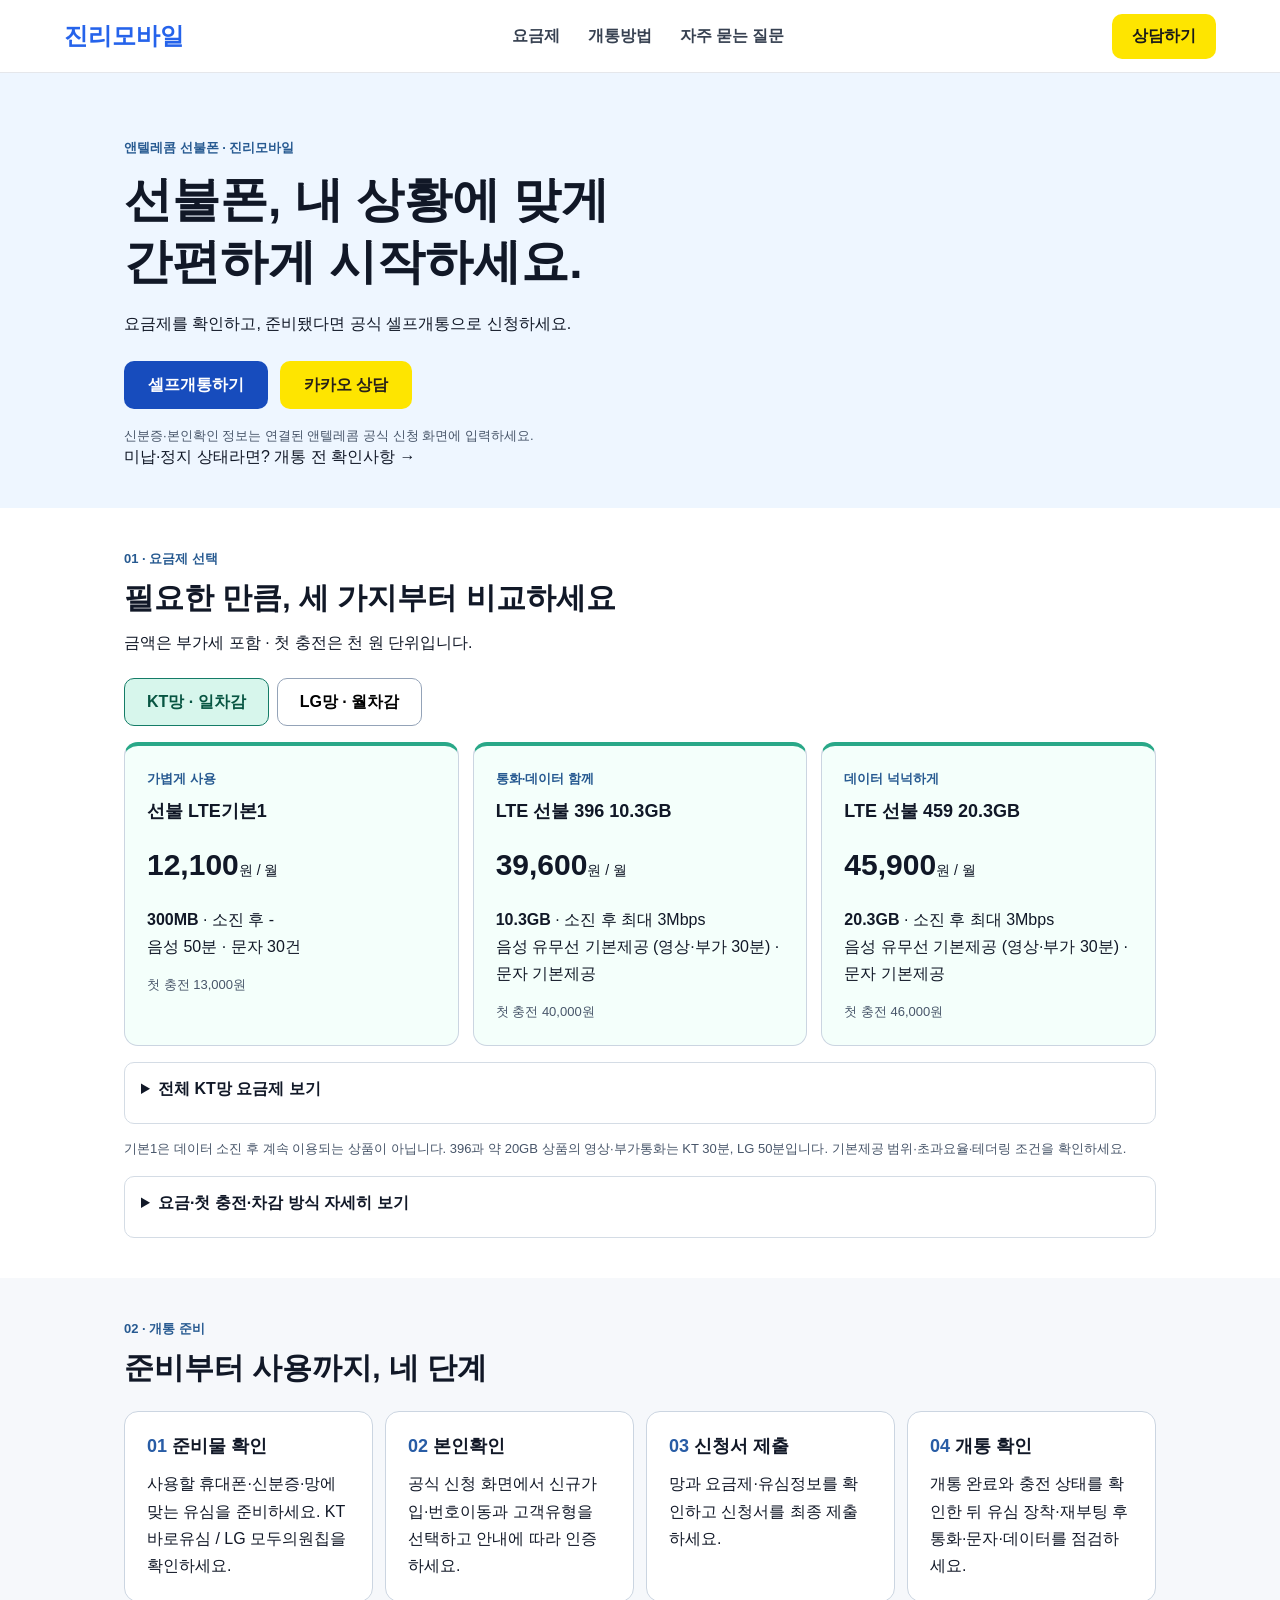
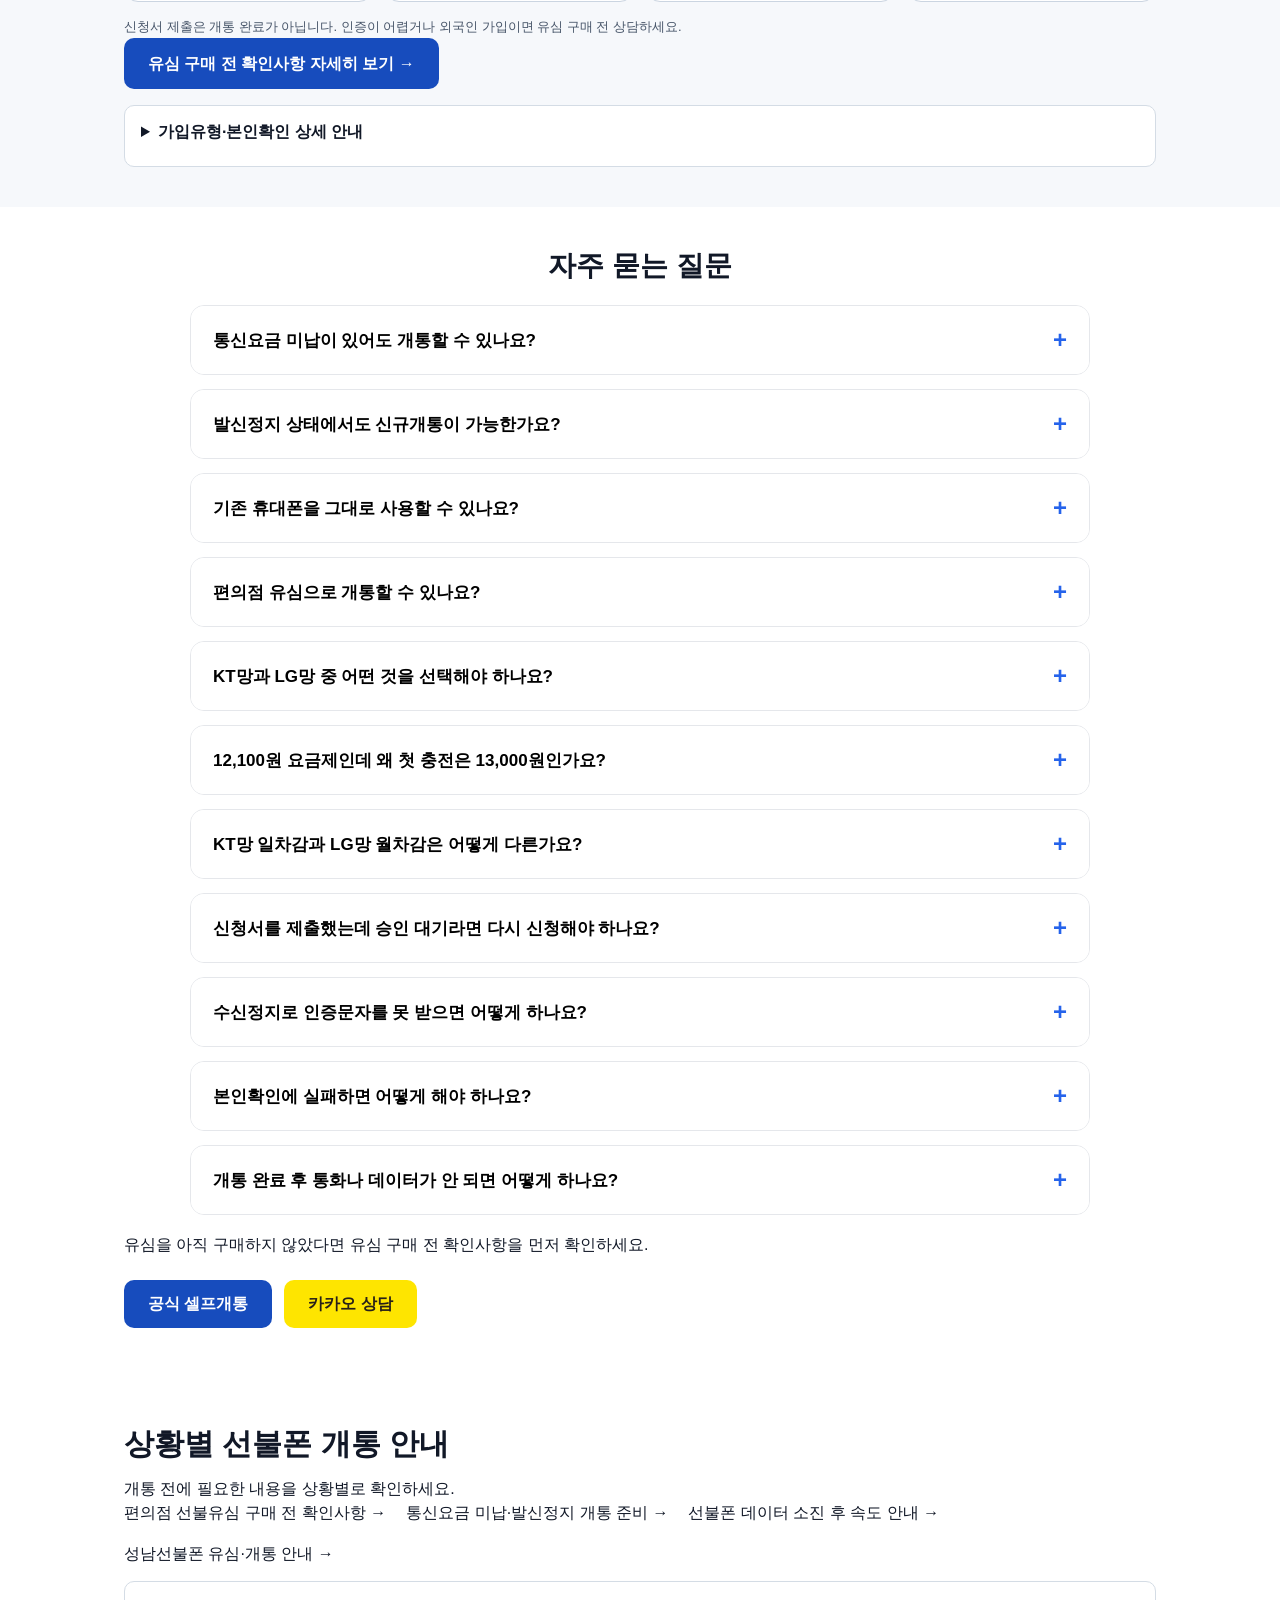
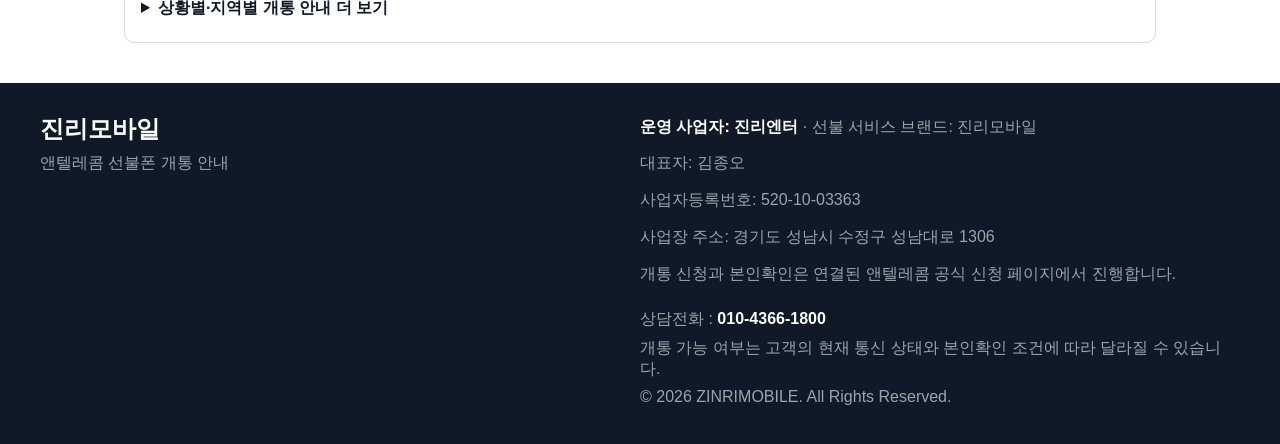
<file: index.html>
<!DOCTYPE html>

<html lang="ko">
<head>
<meta charset="utf-8"/>
<meta content="width=device-width, initial-scale=1.0" name="viewport"/>
<title>진리모바일 | 앤텔레콤 선불요금제·유심·셀프개통 안내</title>
<meta content="진리모바일 앤텔레콤 선불폰 안내. KT망·LG망 유심과 요금제, 본인확인 준비사항을 확인하고 공식 셀프개통 페이지에서 신청하세요. 상담 010-4366-1800." name="description"/>
<link href="https://jokim223-tech.github.io/zinrimobile-homepage/" rel="canonical"/>
<meta content="website" property="og:type"/>
<meta content="진리모바일 | 앤텔레콤 선불폰 개통 안내" property="og:title"/>
<meta content="선불요금제 비교부터 유심 준비, 공식 셀프개통 연결까지 안내합니다." property="og:description"/>
<meta content="https://jokim223-tech.github.io/zinrimobile-homepage/" property="og:url"/>
<link href="style.css" rel="stylesheet"/>
<!-- Google Analytics 4 -->
<script async="" src="https://www.googletagmanager.com/gtag/js?id=G-9CFF1YCZQG"></script>
<script>
  window.dataLayer = window.dataLayer || [];
  function gtag(){dataLayer.push(arguments);}
  gtag('js', new Date());
  gtag('config', 'G-9CFF1YCZQG');
</script>
<style>
.wrap{max-width:1080px;margin:auto;padding:0 24px} .compact-hero{padding:64px 0 40px;background:#eef6ff}.compact-hero h1{font-size:clamp(30px,5vw,48px);line-height:1.3;margin:10px 0 16px}.compact-hero p,.compact-section p{line-height:1.7}.eyebrow{font-size:13px;font-weight:700;color:#275a91;margin-bottom:8px}.small{font-size:13px;color:#475569;line-height:1.7;margin-top:14px}.actions{display:flex;gap:12px;flex-wrap:wrap;margin:24px 0 16px}.button{display:inline-flex;justify-content:center;align-items:center;min-height:48px;padding:12px 24px;border-radius:10px;background:#174cbd;color:#fff;font-weight:700;text-decoration:none}.button.yellow{background:#fee500;color:#272019}.compact-section{padding:40px 0}.compact-section h2{font-size:clamp(24px,3vw,30px);margin-bottom:10px}.network-tabs{display:flex;gap:8px;margin:22px 0 16px}.network-tabs button{font:inherit;font-weight:700;padding:12px 22px;min-height:48px;border:1px solid #94a3b8;border-radius:10px;background:#fff;cursor:pointer}.network-tabs button[aria-pressed=true][data-network=kt]{background:#d7f6ec;border-color:#147c67;color:#075542}.network-tabs button[aria-pressed=true][data-network=lg]{background:#ffe4ef;border-color:#a83065;color:#85234f}.plan-cards{display:grid;grid-template-columns:repeat(3,minmax(0,1fr));gap:14px}.compact-card{padding:22px;border:1px solid #cbd5e1;border-radius:14px;background:#fff}.compact-card h3{font-size:18px;margin-bottom:12px}.kt .compact-card{border-top:4px solid #29a888;background:#f4fffb}.lg .compact-card{border-top:4px solid #d55891;background:#fff7fb}.price{font-size:30px;font-weight:800;margin:16px 0}.price span{font-size:14px;font-weight:400}.fold{border:1px solid #d4dce5;border-radius:10px;padding:16px;margin-top:16px;background:#fff}.fold summary{cursor:pointer;font-weight:700;min-height:28px}.fold[open]>summary{margin-bottom:18px}.table-scroll{overflow:auto}.kt th[scope=col]{background:#087b64!important}.lg th[scope=col]{background:#a62e68!important}.tinted{background:#f6f8fb}.steps{display:grid;grid-template-columns:repeat(4,minmax(0,1fr));gap:12px;margin-top:22px;counter-reset:step}.steps h3:before{counter-increment:step;content:'0' counter(step) ' ';color:#285ca5}.guide-links{display:flex;gap:20px;flex-wrap:wrap}#faq{padding:40px 24px}#faq .section-title{margin-bottom:20px}#faq .section-title>p,#faq .section-title>span{display:none}#faq h2{font-size:28px}.footer{padding-top:30px;padding-bottom:30px}[hidden]{display:none!important}:focus-visible{outline:3px solid #1d4ed8;outline-offset:4px}html{scroll-padding-top:90px}@media(max-width:700px){.compact-hero{padding:36px 0 28px}.compact-section{padding:28px 0}.wrap{padding:0 18px}.plan-cards{grid-template-columns:1fr}.compact-card{padding:18px}.steps{grid-template-columns:1fr 1fr}.nav{display:none}.header-inner{gap:12px}.actions .button{flex:1;padding:12px}.mobile-action-bar{display:flex!important;padding-bottom:env(safe-area-inset-bottom)}body{padding-bottom:80px}.price{margin:10px 0}.compact-card h3{margin-bottom:6px}}@media(prefers-reduced-motion:reduce){html{scroll-behavior:auto}}
</style><style>@media(max-width:768px){.mobile-action-bar a{flex:1}body{padding-bottom:calc(88px + env(safe-area-inset-bottom,0px))}}</style></head>
<body>
<a class="skip-link" href="#main">본문 바로가기</a>
<header class="header">
<div class="header-inner">
<div class="logo">
            진리모바일
        </div>
<nav aria-label="주 메뉴" class="nav"><a href="#plans">요금제</a><a href="#process">개통방법</a><a href="#faq">자주 묻는 질문</a></nav>
<a class="consult-btn" href="https://pf.kakao.com/_waaAX/chat" rel="noopener noreferrer" target="_blank">
    상담하기
</a>
</div>
</header>
<main id="main"><section class="compact-hero"><div class="wrap"><p class="eyebrow">앤텔레콤 선불폰 · 진리모바일</p><h1>선불폰, 내 상황에 맞게<br/>간편하게 시작하세요.</h1><p>요금제를 확인하고, 준비됐다면 공식 셀프개통으로 신청하세요.</p><div class="actions"><a class="button" href="https://www.n-telecom.co.kr/zinrimobile/view/open/selfopen_explain.aspx" rel="noopener noreferrer" target="_blank">셀프개통하기</a><a class="button yellow" href="https://pf.kakao.com/_waaAX/chat" rel="noopener noreferrer" target="_blank">카카오 상담</a></div><p class="small">신분증·본인확인 정보는 연결된 앤텔레콤 공식 신청 화면에 입력하세요.</p><a href="prepaid-suspended.html">미납·정지 상태라면? 개통 전 확인사항 →</a></div></section>
<section class="compact-section" id="plans"><div class="wrap"><p class="eyebrow">01 · 요금제 선택</p><h2>필요한 만큼, 세 가지부터 비교하세요</h2><p>금액은 부가세 포함 · 첫 충전은 천 원 단위입니다.</p><div aria-label="통신망 선택" class="network-tabs" role="group"><button aria-pressed="true" data-network="kt" type="button">KT망 · 일차감</button><button aria-pressed="false" data-network="lg" type="button">LG망 · 월차감</button></div><div class="network-panel kt" id="kt-panel"><div class="plan-cards"><article class="compact-card"><p class="eyebrow">가볍게 사용</p><h3>선불 LTE기본1</h3><p class="price">12,100<span>원 / 월</span></p><p><strong>300MB</strong> · 소진 후 -</p><p>음성 50분 · 문자 30건</p><p class="small">첫 충전 13,000원</p></article><article class="compact-card"><p class="eyebrow">통화·데이터 함께</p><h3>LTE 선불 396 10.3GB</h3><p class="price">39,600<span>원 / 월</span></p><p><strong>10.3GB</strong> · 소진 후 최대 3Mbps</p><p>음성 유무선 기본제공 (영상·부가 30분) · 문자 기본제공</p><p class="small">첫 충전 40,000원</p></article><article class="compact-card"><p class="eyebrow">데이터 넉넉하게</p><h3>LTE 선불 459 20.3GB</h3><p class="price">45,900<span>원 / 월</span></p><p><strong>20.3GB</strong> · 소진 후 최대 3Mbps</p><p>음성 유무선 기본제공 (영상·부가 30분) · 문자 기본제공</p><p class="small">첫 충전 46,000원</p></article></div><details class="fold"><summary>전체 KT망 요금제 보기</summary><div aria-label="KT망 전체 요금표" class="table-scroll" role="region" tabindex="0"><table style="width:100%;min-width:960px;border-collapse:collapse;text-align:left;"><caption style="padding:12px;text-align:left;">KT망 · 제공받은 요금표 기준</caption><thead><tr><th scope="col" style="padding:14px;background:#1d4ed8;color:#fff;">요금제</th><th scope="col" style="padding:14px;background:#1d4ed8;color:#fff;">월 기본료(원·부가세 포함)</th><th scope="col" style="padding:14px;background:#1d4ed8;color:#fff;">첫 충전 금액(원)</th><th scope="col" style="padding:14px;background:#1d4ed8;color:#fff;">음성 제공량</th><th scope="col" style="padding:14px;background:#1d4ed8;color:#fff;">문자</th><th scope="col" style="padding:14px;background:#1d4ed8;color:#fff;">기본 데이터</th><th scope="col" style="padding:14px;background:#1d4ed8;color:#fff;">소진 후 속도(QoS)</th></tr></thead><tbody><tr style="background:#fff;"><th scope="row" style="padding:14px;border-top:1px solid #e2e8f0;line-height:1.6;">LTE 선불표준</th><td style="padding:14px;border-top:1px solid #e2e8f0;line-height:1.6;">4,950</td><td style="padding:14px;border-top:1px solid #e2e8f0;line-height:1.6;font-weight:bold;">5,000</td><td style="padding:14px;border-top:1px solid #e2e8f0;line-height:1.6;">-</td><td style="padding:14px;border-top:1px solid #e2e8f0;line-height:1.6;">-</td><td style="padding:14px;border-top:1px solid #e2e8f0;line-height:1.6;">-</td><td style="padding:14px;border-top:1px solid #e2e8f0;line-height:1.6;">-</td></tr><tr style="background:#eff6ff;"><th scope="row" style="padding:14px;border-top:1px solid #e2e8f0;line-height:1.6;">선불 LTE기본1</th><td style="padding:14px;border-top:1px solid #e2e8f0;line-height:1.6;">12,100</td><td style="padding:14px;border-top:1px solid #e2e8f0;line-height:1.6;font-weight:bold;">13,000</td><td style="padding:14px;border-top:1px solid #e2e8f0;line-height:1.6;">50분</td><td style="padding:14px;border-top:1px solid #e2e8f0;line-height:1.6;">30건</td><td style="padding:14px;border-top:1px solid #e2e8f0;line-height:1.6;">300MB</td><td style="padding:14px;border-top:1px solid #e2e8f0;line-height:1.6;">-</td></tr><tr style="background:#fff;"><th scope="row" style="padding:14px;border-top:1px solid #e2e8f0;line-height:1.6;">선불 LTE기본2</th><td style="padding:14px;border-top:1px solid #e2e8f0;line-height:1.6;">15,400</td><td style="padding:14px;border-top:1px solid #e2e8f0;line-height:1.6;font-weight:bold;">16,000</td><td style="padding:14px;border-top:1px solid #e2e8f0;line-height:1.6;">50분</td><td style="padding:14px;border-top:1px solid #e2e8f0;line-height:1.6;">30건</td><td style="padding:14px;border-top:1px solid #e2e8f0;line-height:1.6;">500MB</td><td style="padding:14px;border-top:1px solid #e2e8f0;line-height:1.6;">-</td></tr><tr style="background:#eff6ff;"><th scope="row" style="padding:14px;border-top:1px solid #e2e8f0;line-height:1.6;">선불패드 1.6GB</th><td style="padding:14px;border-top:1px solid #e2e8f0;line-height:1.6;">19,800</td><td style="padding:14px;border-top:1px solid #e2e8f0;line-height:1.6;font-weight:bold;">20,000</td><td style="padding:14px;border-top:1px solid #e2e8f0;line-height:1.6;">미제공</td><td style="padding:14px;border-top:1px solid #e2e8f0;line-height:1.6;">미제공</td><td style="padding:14px;border-top:1px solid #e2e8f0;line-height:1.6;">1.6GB</td><td style="padding:14px;border-top:1px solid #e2e8f0;line-height:1.6;">-</td></tr><tr style="background:#fff;"><th scope="row" style="padding:14px;border-top:1px solid #e2e8f0;line-height:1.6;">LTE실속데이터1</th><td style="padding:14px;border-top:1px solid #e2e8f0;line-height:1.6;">21,890</td><td style="padding:14px;border-top:1px solid #e2e8f0;line-height:1.6;font-weight:bold;">22,000</td><td style="padding:14px;border-top:1px solid #e2e8f0;line-height:1.6;">50분</td><td style="padding:14px;border-top:1px solid #e2e8f0;line-height:1.6;">30건</td><td style="padding:14px;border-top:1px solid #e2e8f0;line-height:1.6;">1GB</td><td style="padding:14px;border-top:1px solid #e2e8f0;line-height:1.6;">-</td></tr><tr style="background:#eff6ff;"><th scope="row" style="padding:14px;border-top:1px solid #e2e8f0;line-height:1.6;">LTE 24</th><td style="padding:14px;border-top:1px solid #e2e8f0;line-height:1.6;">26,400</td><td style="padding:14px;border-top:1px solid #e2e8f0;line-height:1.6;font-weight:bold;">27,000</td><td style="padding:14px;border-top:1px solid #e2e8f0;line-height:1.6;">160분</td><td style="padding:14px;border-top:1px solid #e2e8f0;line-height:1.6;">200건</td><td style="padding:14px;border-top:1px solid #e2e8f0;line-height:1.6;">750MB</td><td style="padding:14px;border-top:1px solid #e2e8f0;line-height:1.6;">-</td></tr><tr style="background:#fff;"><th scope="row" style="padding:14px;border-top:1px solid #e2e8f0;line-height:1.6;">LTE 망내 25</th><td style="padding:14px;border-top:1px solid #e2e8f0;line-height:1.6;">27,500</td><td style="padding:14px;border-top:1px solid #e2e8f0;line-height:1.6;font-weight:bold;">28,000</td><td style="padding:14px;border-top:1px solid #e2e8f0;line-height:1.6;">망내 기본제공 / 망외 130분</td><td style="padding:14px;border-top:1px solid #e2e8f0;line-height:1.6;">기본제공</td><td style="padding:14px;border-top:1px solid #e2e8f0;line-height:1.6;">750MB</td><td style="padding:14px;border-top:1px solid #e2e8f0;line-height:1.6;">-</td></tr><tr style="background:#eff6ff;"><th scope="row" style="padding:14px;border-top:1px solid #e2e8f0;line-height:1.6;">LTE 28</th><td style="padding:14px;border-top:1px solid #e2e8f0;line-height:1.6;">30,800</td><td style="padding:14px;border-top:1px solid #e2e8f0;line-height:1.6;font-weight:bold;">31,000</td><td style="padding:14px;border-top:1px solid #e2e8f0;line-height:1.6;">200분</td><td style="padding:14px;border-top:1px solid #e2e8f0;line-height:1.6;">200건</td><td style="padding:14px;border-top:1px solid #e2e8f0;line-height:1.6;">1.5GB</td><td style="padding:14px;border-top:1px solid #e2e8f0;line-height:1.6;">-</td></tr><tr style="background:#fff;"><th scope="row" style="padding:14px;border-top:1px solid #e2e8f0;line-height:1.6;">선불 300MB 라이트</th><td style="padding:14px;border-top:1px solid #e2e8f0;line-height:1.6;">33,000</td><td style="padding:14px;border-top:1px solid #e2e8f0;line-height:1.6;font-weight:bold;">33,000</td><td style="padding:14px;border-top:1px solid #e2e8f0;line-height:1.6;">유무선 기본제공 (영상·부가 30분)</td><td style="padding:14px;border-top:1px solid #e2e8f0;line-height:1.6;">기본제공</td><td style="padding:14px;border-top:1px solid #e2e8f0;line-height:1.6;">300MB</td><td style="padding:14px;border-top:1px solid #e2e8f0;line-height:1.6;">최대 1Mbps</td></tr><tr style="background:#eff6ff;"><th scope="row" style="padding:14px;border-top:1px solid #e2e8f0;line-height:1.6;">선불실속1(QoS)</th><td style="padding:14px;border-top:1px solid #e2e8f0;line-height:1.6;">35,000</td><td style="padding:14px;border-top:1px solid #e2e8f0;line-height:1.6;font-weight:bold;">35,000</td><td style="padding:14px;border-top:1px solid #e2e8f0;line-height:1.6;">160분</td><td style="padding:14px;border-top:1px solid #e2e8f0;line-height:1.6;">200건</td><td style="padding:14px;border-top:1px solid #e2e8f0;line-height:1.6;">750MB</td><td style="padding:14px;border-top:1px solid #e2e8f0;line-height:1.6;">최대 400Kbps</td></tr><tr style="background:#fff;"><th scope="row" style="padding:14px;border-top:1px solid #e2e8f0;line-height:1.6;">LTE 선불 베이직</th><td style="padding:14px;border-top:1px solid #e2e8f0;line-height:1.6;">36,000</td><td style="padding:14px;border-top:1px solid #e2e8f0;line-height:1.6;font-weight:bold;">36,000</td><td style="padding:14px;border-top:1px solid #e2e8f0;line-height:1.6;">유무선 기본제공 (영상·부가 50분)</td><td style="padding:14px;border-top:1px solid #e2e8f0;line-height:1.6;">기본제공</td><td style="padding:14px;border-top:1px solid #e2e8f0;line-height:1.6;">1.4GB</td><td style="padding:14px;border-top:1px solid #e2e8f0;line-height:1.6;">-</td></tr><tr style="background:#eff6ff;"><th scope="row" style="padding:14px;border-top:1px solid #e2e8f0;line-height:1.6;">LTE 선불 396 10.3GB</th><td style="padding:14px;border-top:1px solid #e2e8f0;line-height:1.6;">39,600</td><td style="padding:14px;border-top:1px solid #e2e8f0;line-height:1.6;font-weight:bold;">40,000</td><td style="padding:14px;border-top:1px solid #e2e8f0;line-height:1.6;">유무선 기본제공 (영상·부가 30분)</td><td style="padding:14px;border-top:1px solid #e2e8f0;line-height:1.6;">기본제공</td><td style="padding:14px;border-top:1px solid #e2e8f0;line-height:1.6;">10.3GB</td><td style="padding:14px;border-top:1px solid #e2e8f0;line-height:1.6;">최대 3Mbps</td></tr><tr style="background:#fff;"><th scope="row" style="padding:14px;border-top:1px solid #e2e8f0;line-height:1.6;">LTE 웹</th><td style="padding:14px;border-top:1px solid #e2e8f0;line-height:1.6;">45,100</td><td style="padding:14px;border-top:1px solid #e2e8f0;line-height:1.6;font-weight:bold;">46,000</td><td style="padding:14px;border-top:1px solid #e2e8f0;line-height:1.6;">유무선 기본제공 (영상·부가 150분)</td><td style="padding:14px;border-top:1px solid #e2e8f0;line-height:1.6;">기본제공</td><td style="padding:14px;border-top:1px solid #e2e8f0;line-height:1.6;">2.5GB</td><td style="padding:14px;border-top:1px solid #e2e8f0;line-height:1.6;">최대 400Kbps</td></tr><tr style="background:#eff6ff;"><th scope="row" style="padding:14px;border-top:1px solid #e2e8f0;line-height:1.6;">LTE 선불 459 20.3GB</th><td style="padding:14px;border-top:1px solid #e2e8f0;line-height:1.6;">45,900</td><td style="padding:14px;border-top:1px solid #e2e8f0;line-height:1.6;font-weight:bold;">46,000</td><td style="padding:14px;border-top:1px solid #e2e8f0;line-height:1.6;">유무선 기본제공 (영상·부가 30분)</td><td style="padding:14px;border-top:1px solid #e2e8f0;line-height:1.6;">기본제공</td><td style="padding:14px;border-top:1px solid #e2e8f0;line-height:1.6;">20.3GB</td><td style="padding:14px;border-top:1px solid #e2e8f0;line-height:1.6;">최대 3Mbps</td></tr><tr style="background:#fff;"><th scope="row" style="padding:14px;border-top:1px solid #e2e8f0;line-height:1.6;">LTE 선불데이터 15G</th><td style="padding:14px;border-top:1px solid #e2e8f0;line-height:1.6;">49,500</td><td style="padding:14px;border-top:1px solid #e2e8f0;line-height:1.6;font-weight:bold;">50,000</td><td style="padding:14px;border-top:1px solid #e2e8f0;line-height:1.6;">100분</td><td style="padding:14px;border-top:1px solid #e2e8f0;line-height:1.6;">100건</td><td style="padding:14px;border-top:1px solid #e2e8f0;line-height:1.6;">15GB</td><td style="padding:14px;border-top:1px solid #e2e8f0;line-height:1.6;">최대 3Mbps</td></tr><tr style="background:#eff6ff;"><th scope="row" style="padding:14px;border-top:1px solid #e2e8f0;line-height:1.6;">LTE 선불선택 770</th><td style="padding:14px;border-top:1px solid #e2e8f0;line-height:1.6;">77,000</td><td style="padding:14px;border-top:1px solid #e2e8f0;line-height:1.6;font-weight:bold;">77,000</td><td style="padding:14px;border-top:1px solid #e2e8f0;line-height:1.6;">유무선 기본제공 (영상·부가 200분)</td><td style="padding:14px;border-top:1px solid #e2e8f0;line-height:1.6;">기본제공</td><td style="padding:14px;border-top:1px solid #e2e8f0;line-height:1.6;">11GB + 일 2GB</td><td style="padding:14px;border-top:1px solid #e2e8f0;line-height:1.6;">최대 3Mbps</td></tr><tr style="background:#fff;"><th scope="row" style="padding:14px;border-top:1px solid #e2e8f0;line-height:1.6;">LTE 비디오</th><td style="padding:14px;border-top:1px solid #e2e8f0;line-height:1.6;">85,900</td><td style="padding:14px;border-top:1px solid #e2e8f0;line-height:1.6;font-weight:bold;">86,000</td><td style="padding:14px;border-top:1px solid #e2e8f0;line-height:1.6;">유무선 기본제공 (영상·부가 300분)</td><td style="padding:14px;border-top:1px solid #e2e8f0;line-height:1.6;">기본제공</td><td style="padding:14px;border-top:1px solid #e2e8f0;line-height:1.6;">100GB</td><td style="padding:14px;border-top:1px solid #e2e8f0;line-height:1.6;">최대 5Mbps</td></tr></tbody></table></div></details></div><div class="network-panel lg" hidden="" id="lg-panel"><div class="plan-cards"><article class="compact-card"><p class="eyebrow">가볍게 사용</p><h3>선불 기본1</h3><p class="price">12,100<span>원 / 월</span></p><p><strong>300MB</strong> · 소진 후 -</p><p>음성 50분 · 문자 30건</p><p class="small">첫 충전 13,000원</p></article><article class="compact-card"><p class="eyebrow">통화·데이터 함께</p><h3>선불 396 10.3GB</h3><p class="price">39,600<span>원 / 월</span></p><p><strong>10.3GB</strong> · 소진 후 최대 3Mbps</p><p>음성 기본제공 (영상·부가 50분) · 문자 기본제공</p><p class="small">첫 충전 40,000원</p></article><article class="compact-card"><p class="eyebrow">데이터 넉넉하게</p><h3>5G 선불 20GB+</h3><p class="price">46,400<span>원 / 월</span></p><p><strong>20GB</strong> · 소진 후 최대 3Mbps</p><p>음성 기본제공 (부가·영상 50분) · 문자 기본제공</p><p class="small">첫 충전 47,000원</p></article></div><details class="fold"><summary>전체 LG망 요금제 보기</summary><div aria-label="LG망 전체 요금표" class="table-scroll" role="region" tabindex="0"><table style="width:100%;min-width:960px;border-collapse:collapse;text-align:left;"><caption style="padding:12px;text-align:left;">LG망 · 제공받은 요금표 기준</caption><thead><tr><th scope="col" style="padding:14px;background:#1d4ed8;color:#fff;">요금제</th><th scope="col" style="padding:14px;background:#1d4ed8;color:#fff;">월 기본료(원·부가세 포함)</th><th scope="col" style="padding:14px;background:#1d4ed8;color:#fff;">첫 충전 금액(원)</th><th scope="col" style="padding:14px;background:#1d4ed8;color:#fff;">음성 제공량</th><th scope="col" style="padding:14px;background:#1d4ed8;color:#fff;">문자</th><th scope="col" style="padding:14px;background:#1d4ed8;color:#fff;">기본 데이터</th><th scope="col" style="padding:14px;background:#1d4ed8;color:#fff;">소진 후 속도(QoS)</th></tr></thead><tbody><tr style="background:#fff;"><th scope="row" style="padding:14px;border-top:1px solid #e2e8f0;line-height:1.6;">선불 LTE 알뜰표준</th><td style="padding:14px;border-top:1px solid #e2e8f0;line-height:1.6;">4,950</td><td style="padding:14px;border-top:1px solid #e2e8f0;line-height:1.6;font-weight:bold;">5,000</td><td style="padding:14px;border-top:1px solid #e2e8f0;line-height:1.6;">-</td><td style="padding:14px;border-top:1px solid #e2e8f0;line-height:1.6;">-</td><td style="padding:14px;border-top:1px solid #e2e8f0;line-height:1.6;">-</td><td style="padding:14px;border-top:1px solid #e2e8f0;line-height:1.6;">-</td></tr><tr style="background:#eff6ff;"><th scope="row" style="padding:14px;border-top:1px solid #e2e8f0;line-height:1.6;">선불 기본1</th><td style="padding:14px;border-top:1px solid #e2e8f0;line-height:1.6;">12,100</td><td style="padding:14px;border-top:1px solid #e2e8f0;line-height:1.6;font-weight:bold;">13,000</td><td style="padding:14px;border-top:1px solid #e2e8f0;line-height:1.6;">50분</td><td style="padding:14px;border-top:1px solid #e2e8f0;line-height:1.6;">30건</td><td style="padding:14px;border-top:1px solid #e2e8f0;line-height:1.6;">300MB</td><td style="padding:14px;border-top:1px solid #e2e8f0;line-height:1.6;">-</td></tr><tr style="background:#fff;"><th scope="row" style="padding:14px;border-top:1px solid #e2e8f0;line-height:1.6;">선불 데이터 2.5GB</th><td style="padding:14px;border-top:1px solid #e2e8f0;line-height:1.6;">17,000</td><td style="padding:14px;border-top:1px solid #e2e8f0;line-height:1.6;font-weight:bold;">17,000</td><td style="padding:14px;border-top:1px solid #e2e8f0;line-height:1.6;">100분</td><td style="padding:14px;border-top:1px solid #e2e8f0;line-height:1.6;">50건</td><td style="padding:14px;border-top:1px solid #e2e8f0;line-height:1.6;">2.5GB</td><td style="padding:14px;border-top:1px solid #e2e8f0;line-height:1.6;">-</td></tr><tr style="background:#eff6ff;"><th scope="row" style="padding:14px;border-top:1px solid #e2e8f0;line-height:1.6;">선불 300분</th><td style="padding:14px;border-top:1px solid #e2e8f0;line-height:1.6;">20,800</td><td style="padding:14px;border-top:1px solid #e2e8f0;line-height:1.6;font-weight:bold;">21,000</td><td style="padding:14px;border-top:1px solid #e2e8f0;line-height:1.6;">300분</td><td style="padding:14px;border-top:1px solid #e2e8f0;line-height:1.6;">300건</td><td style="padding:14px;border-top:1px solid #e2e8f0;line-height:1.6;">300MB</td><td style="padding:14px;border-top:1px solid #e2e8f0;line-height:1.6;">최대 400Kbps</td></tr><tr style="background:#fff;"><th scope="row" style="padding:14px;border-top:1px solid #e2e8f0;line-height:1.6;">선불 300M 라이트</th><td style="padding:14px;border-top:1px solid #e2e8f0;line-height:1.6;">33,000</td><td style="padding:14px;border-top:1px solid #e2e8f0;line-height:1.6;font-weight:bold;">33,000</td><td style="padding:14px;border-top:1px solid #e2e8f0;line-height:1.6;">기본제공 (영상·부가 50분)</td><td style="padding:14px;border-top:1px solid #e2e8f0;line-height:1.6;">기본제공</td><td style="padding:14px;border-top:1px solid #e2e8f0;line-height:1.6;">300MB</td><td style="padding:14px;border-top:1px solid #e2e8f0;line-height:1.6;">최대 1Mbps</td></tr><tr style="background:#eff6ff;"><th scope="row" style="padding:14px;border-top:1px solid #e2e8f0;line-height:1.6;">선불 396 10.3GB</th><td style="padding:14px;border-top:1px solid #e2e8f0;line-height:1.6;">39,600</td><td style="padding:14px;border-top:1px solid #e2e8f0;line-height:1.6;font-weight:bold;">40,000</td><td style="padding:14px;border-top:1px solid #e2e8f0;line-height:1.6;">기본제공 (영상·부가 50분)</td><td style="padding:14px;border-top:1px solid #e2e8f0;line-height:1.6;">기본제공</td><td style="padding:14px;border-top:1px solid #e2e8f0;line-height:1.6;">10.3GB</td><td style="padding:14px;border-top:1px solid #e2e8f0;line-height:1.6;">최대 3Mbps</td></tr><tr style="background:#fff;"><th scope="row" style="padding:14px;border-top:1px solid #e2e8f0;line-height:1.6;">5G 선불 20GB+</th><td style="padding:14px;border-top:1px solid #e2e8f0;line-height:1.6;">46,400</td><td style="padding:14px;border-top:1px solid #e2e8f0;line-height:1.6;font-weight:bold;">47,000</td><td style="padding:14px;border-top:1px solid #e2e8f0;line-height:1.6;">기본제공 (부가·영상 50분)</td><td style="padding:14px;border-top:1px solid #e2e8f0;line-height:1.6;">기본제공</td><td style="padding:14px;border-top:1px solid #e2e8f0;line-height:1.6;">20GB</td><td style="padding:14px;border-top:1px solid #e2e8f0;line-height:1.6;">최대 3Mbps</td></tr><tr style="background:#eff6ff;"><th scope="row" style="padding:14px;border-top:1px solid #e2e8f0;line-height:1.6;">선불 396(국제)</th><td style="padding:14px;border-top:1px solid #e2e8f0;line-height:1.6;">48,400</td><td style="padding:14px;border-top:1px solid #e2e8f0;line-height:1.6;font-weight:bold;">49,000</td><td style="padding:14px;border-top:1px solid #e2e8f0;line-height:1.6;">기본제공 (영상·부가 50분 / 국제전화 일 20분)</td><td style="padding:14px;border-top:1px solid #e2e8f0;line-height:1.6;">기본제공</td><td style="padding:14px;border-top:1px solid #e2e8f0;line-height:1.6;">300MB</td><td style="padding:14px;border-top:1px solid #e2e8f0;line-height:1.6;">최대 3Mbps</td></tr><tr style="background:#fff;"><th scope="row" style="padding:14px;border-top:1px solid #e2e8f0;line-height:1.6;">선불 데이터 15GB</th><td style="padding:14px;border-top:1px solid #e2e8f0;line-height:1.6;">49,500</td><td style="padding:14px;border-top:1px solid #e2e8f0;line-height:1.6;font-weight:bold;">50,000</td><td style="padding:14px;border-top:1px solid #e2e8f0;line-height:1.6;">100분</td><td style="padding:14px;border-top:1px solid #e2e8f0;line-height:1.6;">100건</td><td style="padding:14px;border-top:1px solid #e2e8f0;line-height:1.6;">15GB</td><td style="padding:14px;border-top:1px solid #e2e8f0;line-height:1.6;">최대 3Mbps</td></tr><tr style="background:#eff6ff;"><th scope="row" style="padding:14px;border-top:1px solid #e2e8f0;line-height:1.6;">선불 770</th><td style="padding:14px;border-top:1px solid #e2e8f0;line-height:1.6;">77,000</td><td style="padding:14px;border-top:1px solid #e2e8f0;line-height:1.6;font-weight:bold;">77,000</td><td style="padding:14px;border-top:1px solid #e2e8f0;line-height:1.6;">기본제공 (영상·부가 300분)</td><td style="padding:14px;border-top:1px solid #e2e8f0;line-height:1.6;">기본제공</td><td style="padding:14px;border-top:1px solid #e2e8f0;line-height:1.6;">11GB + 일 2GB</td><td style="padding:14px;border-top:1px solid #e2e8f0;line-height:1.6;">최대 3Mbps</td></tr><tr style="background:#fff;"><th scope="row" style="padding:14px;border-top:1px solid #e2e8f0;line-height:1.6;">선불 770(국제)</th><td style="padding:14px;border-top:1px solid #e2e8f0;line-height:1.6;">85,800</td><td style="padding:14px;border-top:1px solid #e2e8f0;line-height:1.6;font-weight:bold;">86,000</td><td style="padding:14px;border-top:1px solid #e2e8f0;line-height:1.6;">기본제공 (영상·부가 300분 / 국제전화 일 20분)</td><td style="padding:14px;border-top:1px solid #e2e8f0;line-height:1.6;">기본제공</td><td style="padding:14px;border-top:1px solid #e2e8f0;line-height:1.6;">11GB + 일 2GB</td><td style="padding:14px;border-top:1px solid #e2e8f0;line-height:1.6;">최대 3Mbps</td></tr><tr style="background:#eff6ff;"><th scope="row" style="padding:14px;border-top:1px solid #e2e8f0;line-height:1.6;">선불 매일5GB</th><td style="padding:14px;border-top:1px solid #e2e8f0;line-height:1.6;">85,900</td><td style="padding:14px;border-top:1px solid #e2e8f0;line-height:1.6;font-weight:bold;">86,000</td><td style="padding:14px;border-top:1px solid #e2e8f0;line-height:1.6;">기본제공 (영상·부가 300분)</td><td style="padding:14px;border-top:1px solid #e2e8f0;line-height:1.6;">기본제공</td><td style="padding:14px;border-top:1px solid #e2e8f0;line-height:1.6;">매일 5GB</td><td style="padding:14px;border-top:1px solid #e2e8f0;line-height:1.6;">최대 5Mbps</td></tr></tbody></table></div></details></div><p class="small">기본1은 데이터 소진 후 계속 이용되는 상품이 아닙니다. 396과 약 20GB 상품의 영상·부가통화는 KT 30분, LG 50분입니다. 기본제공 범위·초과요율·테더링 조건을 확인하세요.</p><details class="fold"><summary>요금·첫 충전·차감 방식 자세히 보기</summary><div class="service-card" id="charge-calculator" style="margin:24px 0;">
<h3>첫 충전금액 계산하기</h3>
<p class="opening-note">월 기본료를 입력하면 천 원 단위로 올림한 첫 충전 안내 금액을 계산합니다. 실제 충전·결제 기능은 아닙니다.</p>
<form id="charge-form">
<label for="monthly-fee" style="display:block;font-weight:bold;margin-bottom:8px;">월 기본료(원 · 부가세 포함)</label>
<div style="display:flex;gap:12px;flex-wrap:wrap;align-items:center;">
<input aria-describedby="charge-hint" id="monthly-fee" inputmode="numeric" maxlength="10" name="monthly-fee" placeholder="예: 12,100" required="" style="font:inherit;min-height:48px;padding:12px;border:1px solid #64748b;border-radius:8px;max-width:100%;width:220px;" type="text"/>
<button style="font:inherit;font-weight:bold;min-height:48px;padding:12px 20px;border:0;border-radius:8px;background:#2563eb;color:white;cursor:pointer;" type="submit">안내 금액 계산</button>
</div>
<p id="charge-hint" style="margin-top:8px;line-height:1.7;">숫자 또는 쉼표로 구분한 금액을 입력하세요. 예: 12100 또는 12,100</p>
<p aria-atomic="true" aria-live="polite" id="charge-result" role="status" style="margin-top:16px;font-weight:bold;line-height:1.8;"></p>
</form>
<noscript><style>.network-panel[hidden]{display:block!important}.network-tabs{display:none}</style></noscript>
<p style="margin-top:12px;line-height:1.8;">계산 결과는 월 기본료 기준 안내입니다. KT망 일차감·LG망 월차감, 실제 이용기간과 잔액·추가 충전 조건은 신청 상품과 상담 안내를 확인하세요.</p>
</div><p>KT망은 일차감, LG망은 월차감입니다. 실제 이용기간·잔액·추가 충전 조건은 가입 상품 기준으로 확인하세요.</p><p>2026년 10월 16일 제공받은 요금표 기준입니다. 가입 시점의 판매 여부와 조건은 공식 신청 화면에서 확인하세요.</p></details></div></section><section class="compact-section tinted" id="process"><div class="wrap"><p class="eyebrow">02 · 개통 준비</p><h2>준비부터 사용까지, 네 단계</h2><div class="steps"><article class="compact-card"><h3>준비물 확인</h3><p>사용할 휴대폰·신분증·망에 맞는 유심을 준비하세요. KT 바로유심 / LG 모두의원칩을 확인하세요.</p></article><article class="compact-card"><h3>본인확인</h3><p>공식 신청 화면에서 신규가입·번호이동과 고객유형을 선택하고 안내에 따라 인증하세요.</p></article><article class="compact-card"><h3>신청서 제출</h3><p>망과 요금제·유심정보를 확인하고 신청서를 최종 제출하세요.</p></article><article class="compact-card"><h3>개통 확인</h3><p>개통 완료와 충전 상태를 확인한 뒤 유심 장착·재부팅 후 통화·문자·데이터를 점검하세요.</p></article></div><p class="small">신청서 제출은 개통 완료가 아닙니다. 인증이 어렵거나 외국인 가입이면 유심 구매 전 상담하세요.</p><p><a class="button" href="prepaid-sim-guide.html">유심 구매 전 확인사항 자세히 보기 →</a></p><details class="fold"><summary>가입유형·본인확인 상세 안내</summary><div class="opening-note" style="max-width:900px;margin:0 auto 32px;padding:24px;border:1px solid #cbd5e1;border-radius:16px;background:#fff;">
<h3>공식 셀프개통 첫 화면 안내</h3>
<ol style="padding-left:22px;margin-top:12px;">
<li>이 페이지의 ‘공식 셀프개통 안내’를 누릅니다.</li>
<li>공식 페이지에서 ‘KT 개통하기’ 또는 ‘LG 개통하기’를 선택합니다. 준비한 유심과 사용할 망을 먼저 확인하세요.</li>
<li>‘안면인증’ 1단계 화면에서 가입유형(번호이동·신규가입)과 고객유형(내국인·외국인)을 확인하고 선택합니다.</li>
<li>본인확인은 공식 화면의 안내에 따라 진행합니다. 화면에는 본인 명의 신분증 준비와 PASS 앱을 이용한 QR·문자 링크 인증 안내가 표시됩니다.</li>
</ol>
<p style="margin-top:12px;">새 번호가 필요하면 신규가입, 기존 번호를 유지하려면 번호이동을 검토하세요. 번호이동 가능 여부는 기존 회선 상태와 가입 조건을 확인해야 합니다.</p>
<p style="margin-top:8px;">외국인 고객은 해당 화면에서 안면인증을 진행하지 않는다고 안내됩니다. 이후 필요한 신분증과 가입 조건은 상담으로 확인하세요. 안면인증에 실패했을 때는 공식 화면의 후속 안내를 확인하거나 진리모바일에 문의하세요.</p>
<p style="margin-top:8px;"><a href="https://pf.kakao.com/_waaAX/chat" rel="noopener noreferrer" style="text-decoration:underline;font-weight:bold;" target="_blank">가입유형·본인확인 상담하기</a> · <a href="tel:01043661800" style="text-decoration:underline;">010-4366-1800</a></p>
</div></details></div></section><section class="faq" id="faq">
<div class="section-inner">
<div class="section-title">
<p>FAQ</p>
<h2>자주 묻는 질문</h2>
<span>
                선불폰 개통 전에 많이 물어보는 내용을 정리했습니다.
            </span>
</div>
<div class="faq-list">
<div class="faq-item">
<button aria-controls="faq-answer-1" aria-expanded="false" class="faq-question" type="button">
                    통신요금 미납이 있어도 개통할 수 있나요?
                    <span>+</span>
</button>
<div class="faq-answer" hidden="" id="faq-answer-1">
                    통신요금 미납이 있더라도 본인확인이 가능하고
                    개통 제한 사유가 없다면 선불폰 신규개통이 가능한 경우가 있습니다.
                </div>
</div>
<div class="faq-item">
<button aria-controls="faq-answer-2" aria-expanded="false" class="faq-question" type="button">
                    발신정지 상태에서도 신규개통이 가능한가요?
                    <span>+</span>
</button>
<div class="faq-answer" hidden="" id="faq-answer-2">
                    기존 회선이 발신정지 상태여도 상황에 따라
                    새로운 선불번호 신규개통을 진행할 수 있습니다.
                </div>
</div>
<div class="faq-item">
<button aria-controls="faq-answer-3" aria-expanded="false" class="faq-question" type="button">
                    기존 휴대폰을 그대로 사용할 수 있나요?
                    <span>+</span>
</button>
<div class="faq-answer" hidden="" id="faq-answer-3">
                    단말기가 정상이고 사용할 통신망과 호환된다면
                    기존 휴대폰에 새 유심을 장착해 사용할 수 있는 경우가 많습니다.
                </div>
</div>
<div class="faq-item">
<button aria-controls="faq-answer-4" aria-expanded="false" class="faq-question" type="button">
                    편의점 유심으로 개통할 수 있나요?
                    <span>+</span>
</button>
<div class="faq-answer" hidden="" id="faq-answer-4">
                    KT 바로유심이나 LG 모두의원칩 등 개통 가능한 유심을 준비하면
                    온라인 신청을 진행할 수 있습니다.
                </div>
</div>
<div class="faq-item">
<button aria-controls="faq-answer-5" aria-expanded="false" class="faq-question" type="button">
                    KT망과 LG망 중 어떤 것을 선택해야 하나요?
                    <span>+</span>
</button>
<div class="faq-answer" hidden="" id="faq-answer-5">
                    현재 사용하는 단말기와 기존 통신사 상태에 따라
                    적합한 통신망이 달라질 수 있으므로 사전에 확인하는 것이 좋습니다.
                </div>
</div>
<div class="faq-item">
<button aria-controls="faq-answer-6" aria-expanded="false" class="faq-question" type="button">12,100원 요금제인데 왜 첫 충전은 13,000원인가요?<span aria-hidden="true">+</span></button>
<div class="faq-answer" hidden="" id="faq-answer-6">월 기본료와 충전금액은 다릅니다. 진리모바일에서 안내하는 첫 충전은 천 원 단위여서 기본1 월 12,100원은 13,000원, 396 월 39,600원은 40,000원으로 안내합니다. 기본료는 부가세 포함이며, 단위를 맞춘 차액은 기본료 인상이 아닙니다. 실제 신청 상품과 충전 조건, 잔액을 확인하세요.</div>
</div>
<div class="faq-item">
<button aria-controls="faq-answer-7" aria-expanded="false" class="faq-question" type="button">KT망 일차감과 LG망 월차감은 어떻게 다른가요?<span aria-hidden="true">+</span></button>
<div class="faq-answer" hidden="" id="faq-answer-7">KT망은 일 단위, LG망은 월 단위로 요금이 차감되는 방식입니다. 월 기본료와 실제 충전액을 구분하고, 사용 시작일에 따른 이용기간·차감 내역·잔액·추가 충전 조건을 확인하세요. 자세한 적용 방식은 가입 상품 기준으로 상담해드립니다.</div>
</div>
<div class="faq-item">
<button aria-controls="faq-answer-8" aria-expanded="false" class="faq-question" type="button">신청서를 제출했는데 승인 대기라면 다시 신청해야 하나요?<span aria-hidden="true">+</span></button>
<div class="faq-answer" hidden="" id="faq-answer-8">신청서 제출과 개통 완료는 다릅니다. 같은 신청을 반복하기 전에 최종 제출 여부와 접수 상태를 확인하고, 신청을 접수한 곳에 추가 확인사항을 문의하세요. 개통 완료와 충전 상태를 확인한 다음 유심을 장착하고 통화·문자·데이터를 점검하세요.</div>
</div>
<div class="faq-item">
<button aria-controls="faq-answer-9" aria-expanded="false" class="faq-question" type="button">수신정지로 인증문자를 못 받으면 어떻게 하나요?<span aria-hidden="true">+</span></button>
<div class="faq-answer" hidden="" id="faq-answer-9">문자 수신이 안 된다는 이유만으로 신규개통 가능 여부를 단정할 수 없습니다. 문자 입력을 요구하는 단계와 오류 문구를 확인하고, 공식 신청 화면에서 지원하는 본인확인 수단을 확인하세요. 유심 구매 전 상담을 권합니다. 와이파이 연결만으로 본인확인이 완료되는 것은 아닙니다.</div>
</div>
<div class="faq-item">
<button aria-controls="faq-answer-10" aria-expanded="false" class="faq-question" type="button">본인확인에 실패하면 어떻게 해야 하나요?<span aria-hidden="true">+</span></button>
<div class="faq-answer" hidden="" id="faq-answer-10">어느 인증 단계에서 실패했는지와 화면의 오류 문구를 먼저 확인하세요. 공식 신청 화면에서 안내하는 다른 본인확인 수단을 이용할 수 있는지 확인하고, 계속 실패하면 중복 신청 전에 상담하세요. 인증 가능 여부는 개인별 조건과 신청 화면의 지원 방식에 따라 다릅니다.</div>
</div>
<div class="faq-item">
<button aria-controls="faq-answer-11" aria-expanded="false" class="faq-question" type="button">개통 완료 후 통화나 데이터가 안 되면 어떻게 하나요?<span aria-hidden="true">+</span></button>
<div class="faq-answer" hidden="" id="faq-answer-11">먼저 개통 완료와 충전 반영 여부를 확인하고, 유심을 장착한 뒤 휴대폰을 재부팅하세요. 통화·문자·데이터 중 어떤 기능이 안 되는지 구분해 확인하세요. 모바일 데이터만 안 된다면 데이터 설정과 사용 회선도 점검하고, 문제가 계속되면 상담하세요.</div>
</div>
</div>
<div class="wrap" style="margin-top:20px"><p>유심을 아직 구매하지 않았다면 <a href="prepaid-sim-guide.html">유심 구매 전 확인사항</a>을 먼저 확인하세요.</p><div class="actions"><a class="button" href="https://www.n-telecom.co.kr/zinrimobile/view/open/selfopen_explain.aspx" target="_blank" rel="noopener noreferrer">공식 셀프개통</a><a class="button yellow" href="https://pf.kakao.com/_waaAX/chat" target="_blank" rel="noopener noreferrer">카카오 상담</a></div></div>
</div>
</section><section class="compact-section" aria-label="선불폰 상세 안내"><div class="wrap"><h2>상황별 선불폰 개통 안내</h2><p>개통 전에 필요한 내용을 상황별로 확인하세요.</p><div class="guide-links"><a href="prepaid-sim-guide.html">편의점 선불유심 구매 전 확인사항 →</a><a href="prepaid-suspended.html">통신요금 미납·발신정지 개통 준비 →</a><a href="prepaid-data-guide.html">선불폰 데이터 소진 후 속도 안내 →</a><a href="seongnam-prepaid.html">성남선불폰 유심·개통 안내 →</a></div><details class="fold"><summary>상황별·지역별 개통 안내 더 보기</summary><div class="guide-links"><a href="prepaid-suspended.html">안내 보기 →</a><a href="prepaid-sim-guide.html">유심 구매 안내 →</a><a href="prepaid-data-guide.html">안내 보기 →</a><a href="bucheon-prepaid.html">부천 안내 보기 →</a><a href="seongnam-prepaid.html">성남 안내 보기 →</a><a href="gangnam-prepaid.html">강남 안내 보기 →</a></div></details></div></section></main>
<footer class="footer">
<div class="footer-inner">
<div class="footer-brand">
<h2>진리모바일</h2>
<p>앤텔레콤 선불폰 개통 안내</p>
</div>
<div class="footer-info">
<div aria-label="운영 사업자 정보" style="margin-bottom:20px;line-height:1.8;">
<p><strong style="color:#ffffff;">운영 사업자: 진리엔터</strong> · 선불 서비스 브랜드: 진리모바일</p>
<p>대표자: 김종오</p>
<p>사업자등록번호: 520-10-03363</p>
<p>사업장 주소: 경기도 성남시 수정구 성남대로 1306</p>
<p>개통 신청과 본인확인은 연결된 앤텔레콤 공식 신청 페이지에서 진행합니다.</p>
</div>
<p>
                상담전화 :
                <a href="tel:01043661800">
                    010-4366-1800
                </a>
</p>
<p>
                개통 가능 여부는 고객의 현재 통신 상태와
                본인확인 조건에 따라 달라질 수 있습니다.
            </p>
<p>
                © 2026 ZINRIMOBILE. All Rights Reserved.
            </p>
</div>
</div>
</footer>
<nav aria-label="모바일 빠른 상담과 개통 준비" class="mobile-action-bar">
<a class="mobile-action-consult" href="https://pf.kakao.com/_waaAX/chat" rel="noopener noreferrer" target="_blank">카카오 상담</a>
<a class="mobile-action-open" href="https://www.n-telecom.co.kr/zinrimobile/view/open/selfopen_explain.aspx" rel="noopener noreferrer" target="_blank">셀프개통하기</a>
</nav>
<script src="script.js"></script>
<script>document.querySelectorAll('[data-network]').forEach(button=>button.addEventListener('click',()=>{document.querySelectorAll('[data-network]').forEach(b=>b.setAttribute('aria-pressed',String(b===button)));document.querySelectorAll('.network-panel').forEach(p=>p.hidden=p.id!==button.dataset.network+'-panel');}));</script><noscript>&lt;style&gt;.network-panel[hidden]{display:block!important}.network-tabs{display:none}&lt;/style&gt;</noscript></body>
</html>
</file>
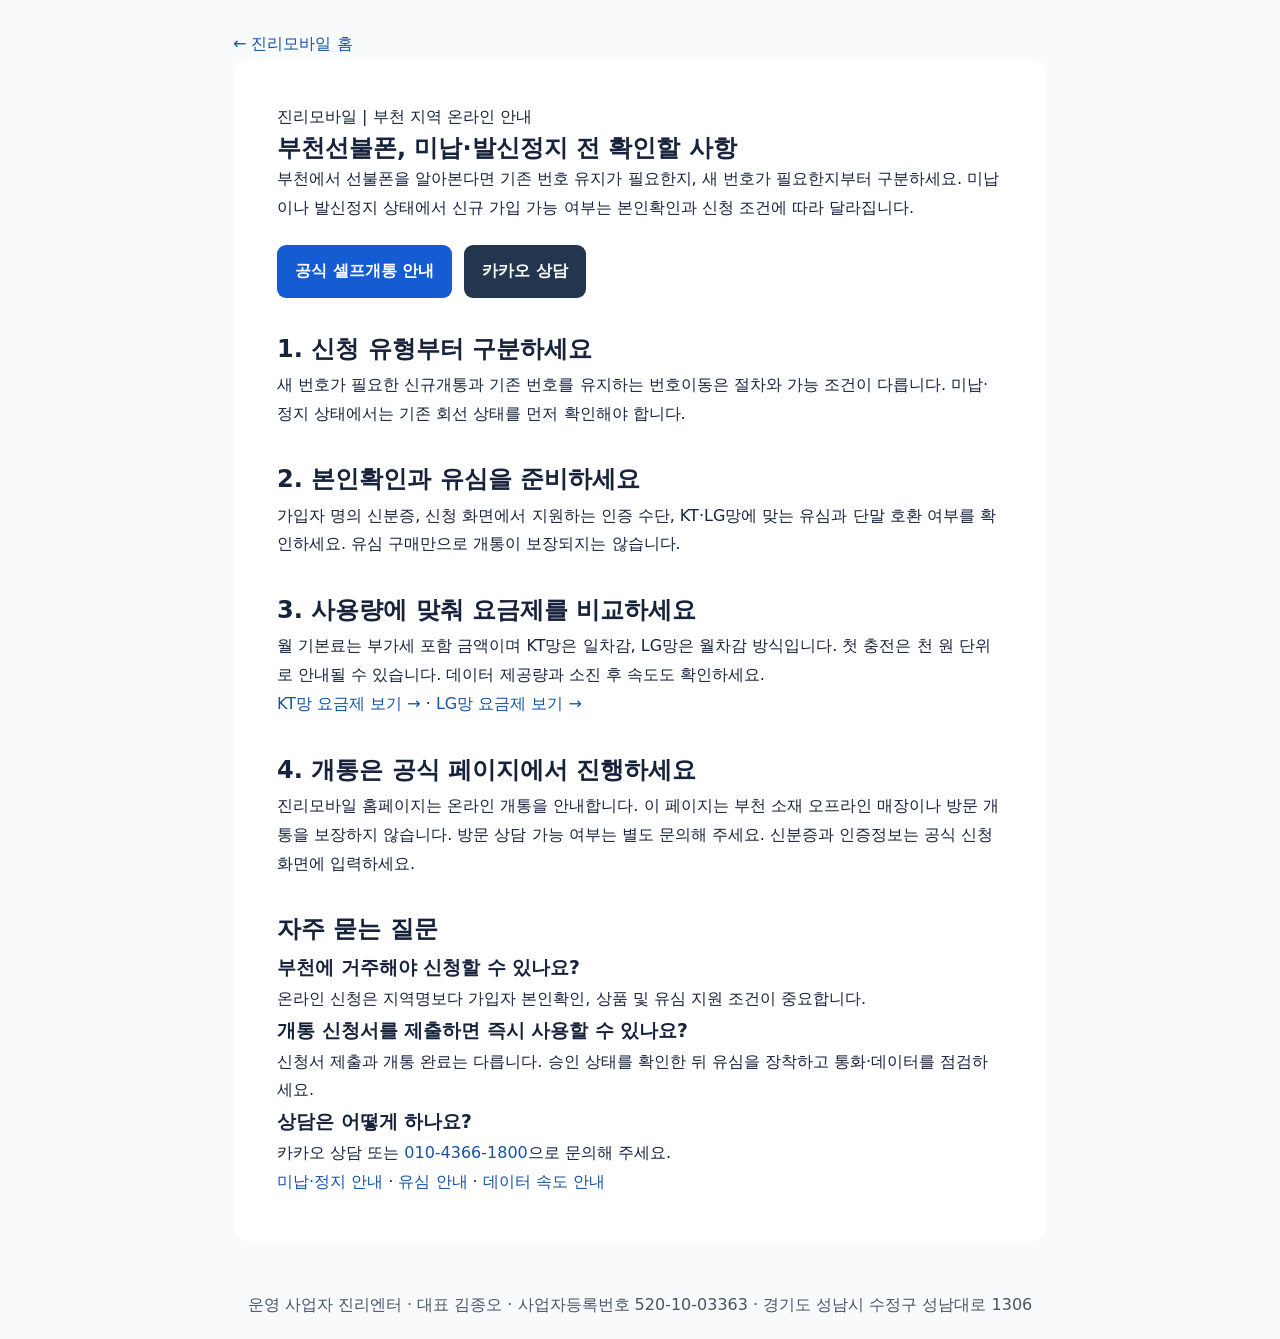
<file: bucheon-prepaid.html>
<!doctype html><html lang="ko"><head><meta charset="utf-8"><meta name="viewport" content="width=device-width,initial-scale=1"><title>부천선불폰 미납·발신정지 확인 방법 | 진리모바일</title><meta name="description" content="부천선불폰 미납·발신정지 관련 앤텔레콤 KT·LG망 요금제, 본인확인, 유심 준비와 공식 셀프개통 안내. 진리모바일 상담 010-4366-1800."><link rel="canonical" href="https://jokim223-tech.github.io/zinrimobile-homepage/bucheon-prepaid.html"><link rel="stylesheet" href="style.css"><script async src="https://www.googletagmanager.com/gtag/js?id=G-9CFF1YCZQG"></script><script>window.dataLayer=window.dataLayer||[];function gtag(){dataLayer.push(arguments)}gtag('js',new Date());gtag('config','G-9CFF1YCZQG');</script><style>body{margin:0;background:#f8fafc;color:#17233c;font-family:system-ui,'Noto Sans KR',sans-serif;line-height:1.8}main{max-width:850px;margin:30px auto;padding:0 18px}article{background:#fff;border-radius:16px;padding:clamp(20px,5vw,44px)}h1{line-height:1.4}h2{margin-top:30px}a{color:#1553a4}.actions{display:flex;gap:12px;flex-wrap:wrap;margin:22px 0}.actions a{background:#155bd2;color:white;padding:12px 18px;border-radius:9px;text-decoration:none;font-weight:700}.actions a:nth-child(2){background:#24364e}footer{text-align:center;padding:20px;color:#475569}</style><script type="application/ld+json">{"@context":"https://schema.org","@type":"WebPage","name":"부천선불폰 미납·발신정지 확인 방법 | 진리모바일","inLanguage":"ko-KR","url":"https://jokim223-tech.github.io/zinrimobile-homepage/bucheon-prepaid.html","publisher":{"@type":"Organization","name":"진리모바일","legalName":"진리엔터"}}</script></head><body><main><p><a href="./">← 진리모바일 홈</a></p><article><p>진리모바일 | 부천 지역 온라인 안내</p><h1>부천선불폰, 미납·발신정지 전 확인할 사항</h1><p>부천에서 선불폰을 알아본다면 기존 번호 유지가 필요한지, 새 번호가 필요한지부터 구분하세요. 미납이나 발신정지 상태에서 신규 가입 가능 여부는 본인확인과 신청 조건에 따라 달라집니다.</p><div class="actions"><a href="https://www.n-telecom.co.kr/zinrimobile/view/open/selfopen_explain.aspx" target="_blank" rel="noopener noreferrer">공식 셀프개통 안내</a><a href="https://pf.kakao.com/_waaAX/chat" target="_blank" rel="noopener noreferrer">카카오 상담</a></div><h2>1. 신청 유형부터 구분하세요</h2><p>새 번호가 필요한 신규개통과 기존 번호를 유지하는 번호이동은 절차와 가능 조건이 다릅니다. 미납·정지 상태에서는 기존 회선 상태를 먼저 확인해야 합니다.</p><h2>2. 본인확인과 유심을 준비하세요</h2><p>가입자 명의 신분증, 신청 화면에서 지원하는 인증 수단, KT·LG망에 맞는 유심과 단말 호환 여부를 확인하세요. 유심 구매만으로 개통이 보장되지는 않습니다.</p><h2>3. 사용량에 맞춰 요금제를 비교하세요</h2><p>월 기본료는 부가세 포함 금액이며 KT망은 일차감, LG망은 월차감 방식입니다. 첫 충전은 천 원 단위로 안내될 수 있습니다. 데이터 제공량과 소진 후 속도도 확인하세요.</p><p><a href="./#kt-plan-table">KT망 요금제 보기 →</a> · <a href="./#lg-plan-table">LG망 요금제 보기 →</a></p><h2>4. 개통은 공식 페이지에서 진행하세요</h2><p>진리모바일 홈페이지는 온라인 개통을 안내합니다. 이 페이지는 부천 소재 오프라인 매장이나 방문 개통을 보장하지 않습니다. 방문 상담 가능 여부는 별도 문의해 주세요. 신분증과 인증정보는 공식 신청 화면에 입력하세요.</p><h2>자주 묻는 질문</h2><h3>부천에 거주해야 신청할 수 있나요?</h3><p>온라인 신청은 지역명보다 가입자 본인확인, 상품 및 유심 지원 조건이 중요합니다.</p><h3>개통 신청서를 제출하면 즉시 사용할 수 있나요?</h3><p>신청서 제출과 개통 완료는 다릅니다. 승인 상태를 확인한 뒤 유심을 장착하고 통화·데이터를 점검하세요.</p><h3>상담은 어떻게 하나요?</h3><p>카카오 상담 또는 <a href="tel:01043661800">010-4366-1800</a>으로 문의해 주세요.</p><p><a href="prepaid-suspended.html">미납·정지 안내</a> · <a href="prepaid-sim-guide.html">유심 안내</a> · <a href="prepaid-data-guide.html">데이터 속도 안내</a></p></article></main><footer>운영 사업자 진리엔터 · 대표 김종오 · 사업자등록번호 520-10-03363 · 경기도 성남시 수정구 성남대로 1306</footer><script>document.addEventListener('click',function(e){const a=e.target.closest('a[href]');if(!a||typeof gtag!=='function')return;try{const u=new URL(a.href,location.href);let n=null;if(u.hostname==='pf.kakao.com'&&u.pathname.startsWith('/_waaAX/'))n='kakao_consult_click';else if(u.hostname==='www.n-telecom.co.kr'&&u.pathname.includes('/selfopen_explain.aspx'))n='official_open_click';else if(u.protocol==='tel:')n='phone_call_click';if(n)gtag('event',n,{event_category:'conversion',page_path:location.pathname})}catch(_){}})</script></body></html>
</file>
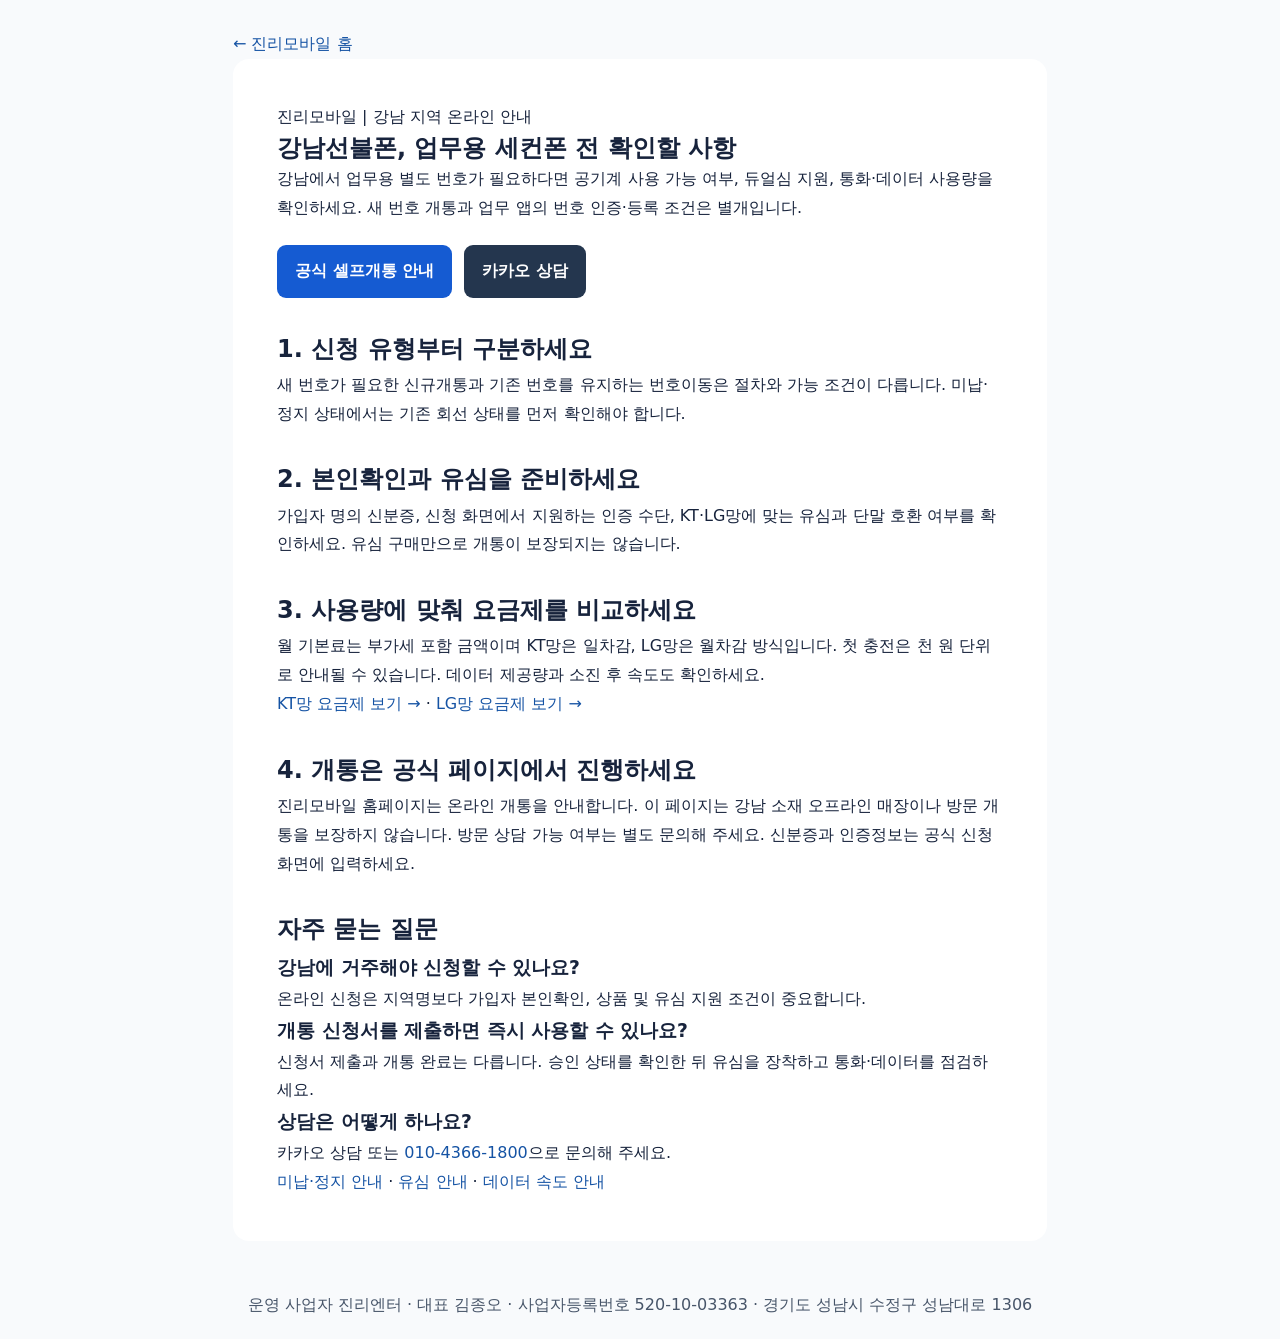
<file: gangnam-prepaid.html>
<!doctype html><html lang="ko"><head><meta charset="utf-8"><meta name="viewport" content="width=device-width,initial-scale=1"><title>강남선불폰 업무용 세컨폰 준비 방법 | 진리모바일</title><meta name="description" content="강남선불폰 업무용 세컨폰 관련 앤텔레콤 KT·LG망 요금제, 본인확인, 유심 준비와 공식 셀프개통 안내. 진리모바일 상담 010-4366-1800."><link rel="canonical" href="https://jokim223-tech.github.io/zinrimobile-homepage/gangnam-prepaid.html"><link rel="stylesheet" href="style.css"><script async src="https://www.googletagmanager.com/gtag/js?id=G-9CFF1YCZQG"></script><script>window.dataLayer=window.dataLayer||[];function gtag(){dataLayer.push(arguments)}gtag('js',new Date());gtag('config','G-9CFF1YCZQG');</script><style>body{margin:0;background:#f8fafc;color:#17233c;font-family:system-ui,'Noto Sans KR',sans-serif;line-height:1.8}main{max-width:850px;margin:30px auto;padding:0 18px}article{background:#fff;border-radius:16px;padding:clamp(20px,5vw,44px)}h1{line-height:1.4}h2{margin-top:30px}a{color:#1553a4}.actions{display:flex;gap:12px;flex-wrap:wrap;margin:22px 0}.actions a{background:#155bd2;color:white;padding:12px 18px;border-radius:9px;text-decoration:none;font-weight:700}.actions a:nth-child(2){background:#24364e}footer{text-align:center;padding:20px;color:#475569}</style><script type="application/ld+json">{"@context":"https://schema.org","@type":"WebPage","name":"강남선불폰 업무용 세컨폰 준비 방법 | 진리모바일","inLanguage":"ko-KR","url":"https://jokim223-tech.github.io/zinrimobile-homepage/gangnam-prepaid.html","publisher":{"@type":"Organization","name":"진리모바일","legalName":"진리엔터"}}</script></head><body><main><p><a href="./">← 진리모바일 홈</a></p><article><p>진리모바일 | 강남 지역 온라인 안내</p><h1>강남선불폰, 업무용 세컨폰 전 확인할 사항</h1><p>강남에서 업무용 별도 번호가 필요하다면 공기계 사용 가능 여부, 듀얼심 지원, 통화·데이터 사용량을 확인하세요. 새 번호 개통과 업무 앱의 번호 인증·등록 조건은 별개입니다.</p><div class="actions"><a href="https://www.n-telecom.co.kr/zinrimobile/view/open/selfopen_explain.aspx" target="_blank" rel="noopener noreferrer">공식 셀프개통 안내</a><a href="https://pf.kakao.com/_waaAX/chat" target="_blank" rel="noopener noreferrer">카카오 상담</a></div><h2>1. 신청 유형부터 구분하세요</h2><p>새 번호가 필요한 신규개통과 기존 번호를 유지하는 번호이동은 절차와 가능 조건이 다릅니다. 미납·정지 상태에서는 기존 회선 상태를 먼저 확인해야 합니다.</p><h2>2. 본인확인과 유심을 준비하세요</h2><p>가입자 명의 신분증, 신청 화면에서 지원하는 인증 수단, KT·LG망에 맞는 유심과 단말 호환 여부를 확인하세요. 유심 구매만으로 개통이 보장되지는 않습니다.</p><h2>3. 사용량에 맞춰 요금제를 비교하세요</h2><p>월 기본료는 부가세 포함 금액이며 KT망은 일차감, LG망은 월차감 방식입니다. 첫 충전은 천 원 단위로 안내될 수 있습니다. 데이터 제공량과 소진 후 속도도 확인하세요.</p><p><a href="./#kt-plan-table">KT망 요금제 보기 →</a> · <a href="./#lg-plan-table">LG망 요금제 보기 →</a></p><h2>4. 개통은 공식 페이지에서 진행하세요</h2><p>진리모바일 홈페이지는 온라인 개통을 안내합니다. 이 페이지는 강남 소재 오프라인 매장이나 방문 개통을 보장하지 않습니다. 방문 상담 가능 여부는 별도 문의해 주세요. 신분증과 인증정보는 공식 신청 화면에 입력하세요.</p><h2>자주 묻는 질문</h2><h3>강남에 거주해야 신청할 수 있나요?</h3><p>온라인 신청은 지역명보다 가입자 본인확인, 상품 및 유심 지원 조건이 중요합니다.</p><h3>개통 신청서를 제출하면 즉시 사용할 수 있나요?</h3><p>신청서 제출과 개통 완료는 다릅니다. 승인 상태를 확인한 뒤 유심을 장착하고 통화·데이터를 점검하세요.</p><h3>상담은 어떻게 하나요?</h3><p>카카오 상담 또는 <a href="tel:01043661800">010-4366-1800</a>으로 문의해 주세요.</p><p><a href="prepaid-suspended.html">미납·정지 안내</a> · <a href="prepaid-sim-guide.html">유심 안내</a> · <a href="prepaid-data-guide.html">데이터 속도 안내</a></p></article></main><footer>운영 사업자 진리엔터 · 대표 김종오 · 사업자등록번호 520-10-03363 · 경기도 성남시 수정구 성남대로 1306</footer><script>document.addEventListener('click',function(e){const a=e.target.closest('a[href]');if(!a||typeof gtag!=='function')return;try{const u=new URL(a.href,location.href);let n=null;if(u.hostname==='pf.kakao.com'&&u.pathname.startsWith('/_waaAX/'))n='kakao_consult_click';else if(u.hostname==='www.n-telecom.co.kr'&&u.pathname.includes('/selfopen_explain.aspx'))n='official_open_click';else if(u.protocol==='tel:')n='phone_call_click';if(n)gtag('event',n,{event_category:'conversion',page_path:location.pathname})}catch(_){}})</script></body></html>
</file>
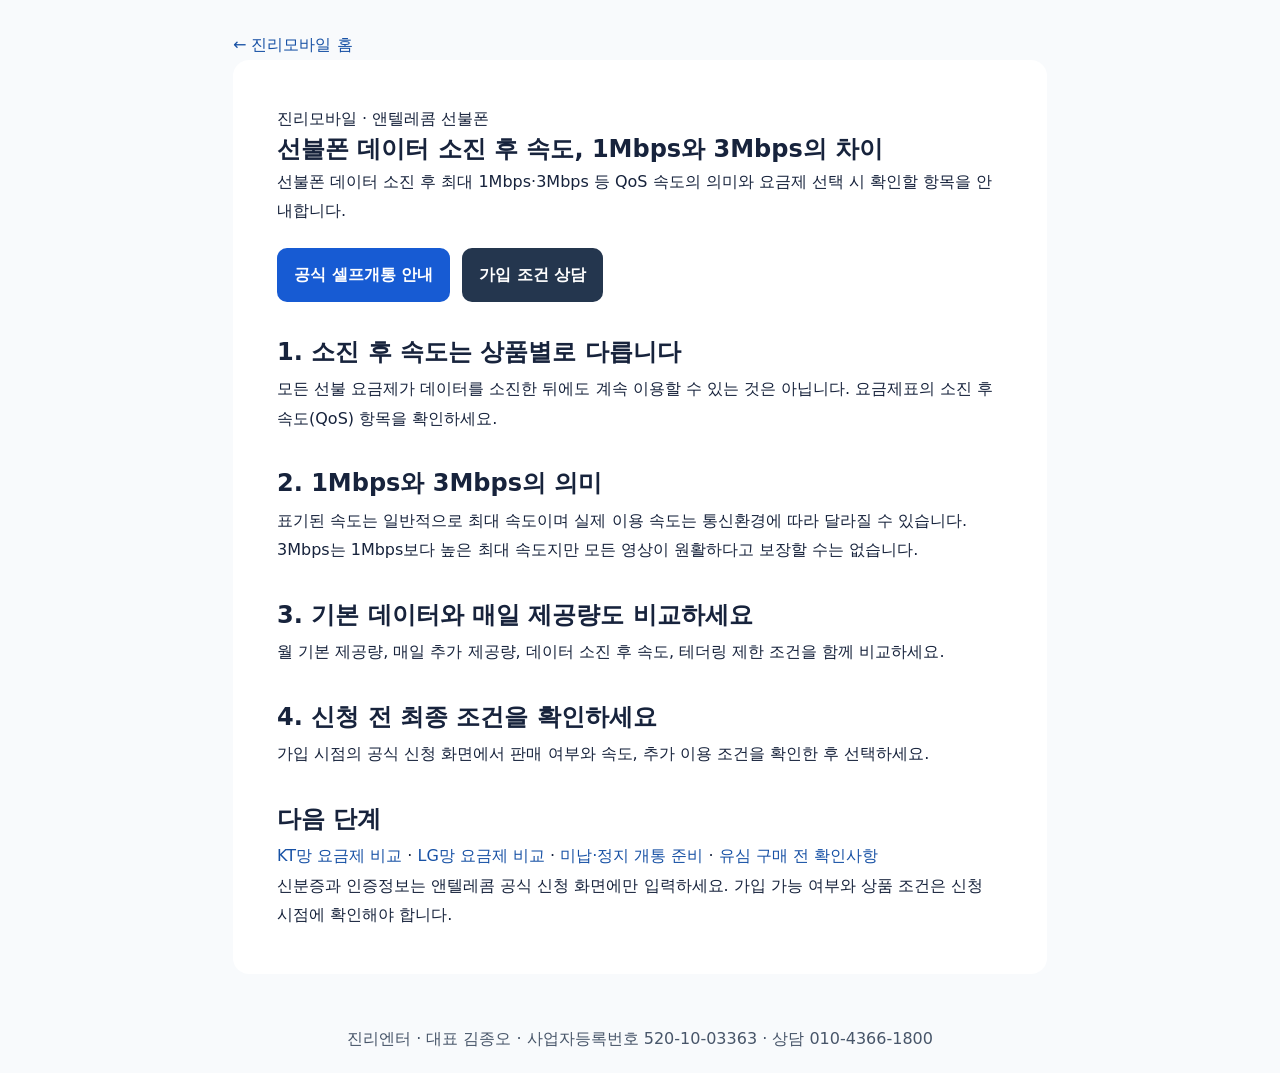
<file: prepaid-data-guide.html>
<!doctype html><html lang="ko"><head><meta charset="utf-8"><meta name="viewport" content="width=device-width,initial-scale=1"><title>선불폰 데이터 소진 후 1Mbps·3Mbps 차이 | 진리모바일</title><meta name="description" content="선불폰 데이터 소진 후 최대 1Mbps·3Mbps 등 QoS 속도의 의미와 요금제 선택 시 확인할 항목을 안내합니다."><link rel="canonical" href="https://jokim223-tech.github.io/zinrimobile-homepage/prepaid-data-guide.html"><link rel="stylesheet" href="style.css"><style>body{margin:0;background:#f8fafc;color:#17233c;font-family:system-ui,'Noto Sans KR',sans-serif;line-height:1.85}main{max-width:850px;margin:30px auto;padding:0 18px}article{background:white;border-radius:16px;padding:clamp(20px,5vw,44px)}h1{line-height:1.4}h2{margin-top:28px}a{color:#1751a5}.actions{display:flex;gap:12px;flex-wrap:wrap;margin:22px 0}.actions a{background:#175bd3;color:white;padding:12px 17px;border-radius:10px;text-decoration:none;font-weight:700}.actions a:nth-child(2){background:#24364e}footer{text-align:center;padding:20px;color:#475569}</style><!-- Google Analytics 4 -->
<script async src="https://www.googletagmanager.com/gtag/js?id=G-9CFF1YCZQG"></script>
<script>window.dataLayer=window.dataLayer||[];function gtag(){dataLayer.push(arguments);}gtag('js',new Date());gtag('config','G-9CFF1YCZQG');</script>
</head><body><main><p><a href="./">← 진리모바일 홈</a></p><article><p>진리모바일 · 앤텔레콤 선불폰</p><h1>선불폰 데이터 소진 후 속도, 1Mbps와 3Mbps의 차이</h1><p>선불폰 데이터 소진 후 최대 1Mbps·3Mbps 등 QoS 속도의 의미와 요금제 선택 시 확인할 항목을 안내합니다.</p><div class="actions"><a href="https://www.n-telecom.co.kr/zinrimobile/view/open/selfopen_explain.aspx" target="_blank" rel="noopener noreferrer">공식 셀프개통 안내</a><a href="https://pf.kakao.com/_waaAX/chat" target="_blank" rel="noopener noreferrer">가입 조건 상담</a></div><h2>1. 소진 후 속도는 상품별로 다릅니다</h2><p>모든 선불 요금제가 데이터를 소진한 뒤에도 계속 이용할 수 있는 것은 아닙니다. 요금제표의 소진 후 속도(QoS) 항목을 확인하세요.</p><h2>2. 1Mbps와 3Mbps의 의미</h2><p>표기된 속도는 일반적으로 최대 속도이며 실제 이용 속도는 통신환경에 따라 달라질 수 있습니다. 3Mbps는 1Mbps보다 높은 최대 속도지만 모든 영상이 원활하다고 보장할 수는 없습니다.</p><h2>3. 기본 데이터와 매일 제공량도 비교하세요</h2><p>월 기본 제공량, 매일 추가 제공량, 데이터 소진 후 속도, 테더링 제한 조건을 함께 비교하세요.</p><h2>4. 신청 전 최종 조건을 확인하세요</h2><p>가입 시점의 공식 신청 화면에서 판매 여부와 속도, 추가 이용 조건을 확인한 후 선택하세요.</p><h2>다음 단계</h2><p><a href="./#kt-plan-table">KT망 요금제 비교</a> · <a href="./#lg-plan-table">LG망 요금제 비교</a> · <a href="prepaid-suspended.html">미납·정지 개통 준비</a> · <a href="prepaid-sim-guide.html">유심 구매 전 확인사항</a></p><p>신분증과 인증정보는 앤텔레콤 공식 신청 화면에만 입력하세요. 가입 가능 여부와 상품 조건은 신청 시점에 확인해야 합니다.</p></article></main><footer>진리엔터 · 대표 김종오 · 사업자등록번호 520-10-03363 · 상담 010-4366-1800</footer><script>
document.addEventListener('click',function(event){
 const a=event.target.closest('a[href]');if(!a||typeof window.gtag!=='function')return;
 try{const u=new URL(a.href,location.href);let action=null;
 if(u.hostname==='pf.kakao.com'&&u.pathname.startsWith('/_waaAX/'))action='kakao_consult_click';
 else if(u.hostname==='www.n-telecom.co.kr'&&u.pathname.includes('/selfopen_explain.aspx'))action='official_open_click';
 else if(u.protocol==='tel:')action='phone_call_click';
 if(action)gtag('event',action,{event_category:'conversion',page_path:location.pathname});
 }catch(e){}
});
</script></body></html>
</file>
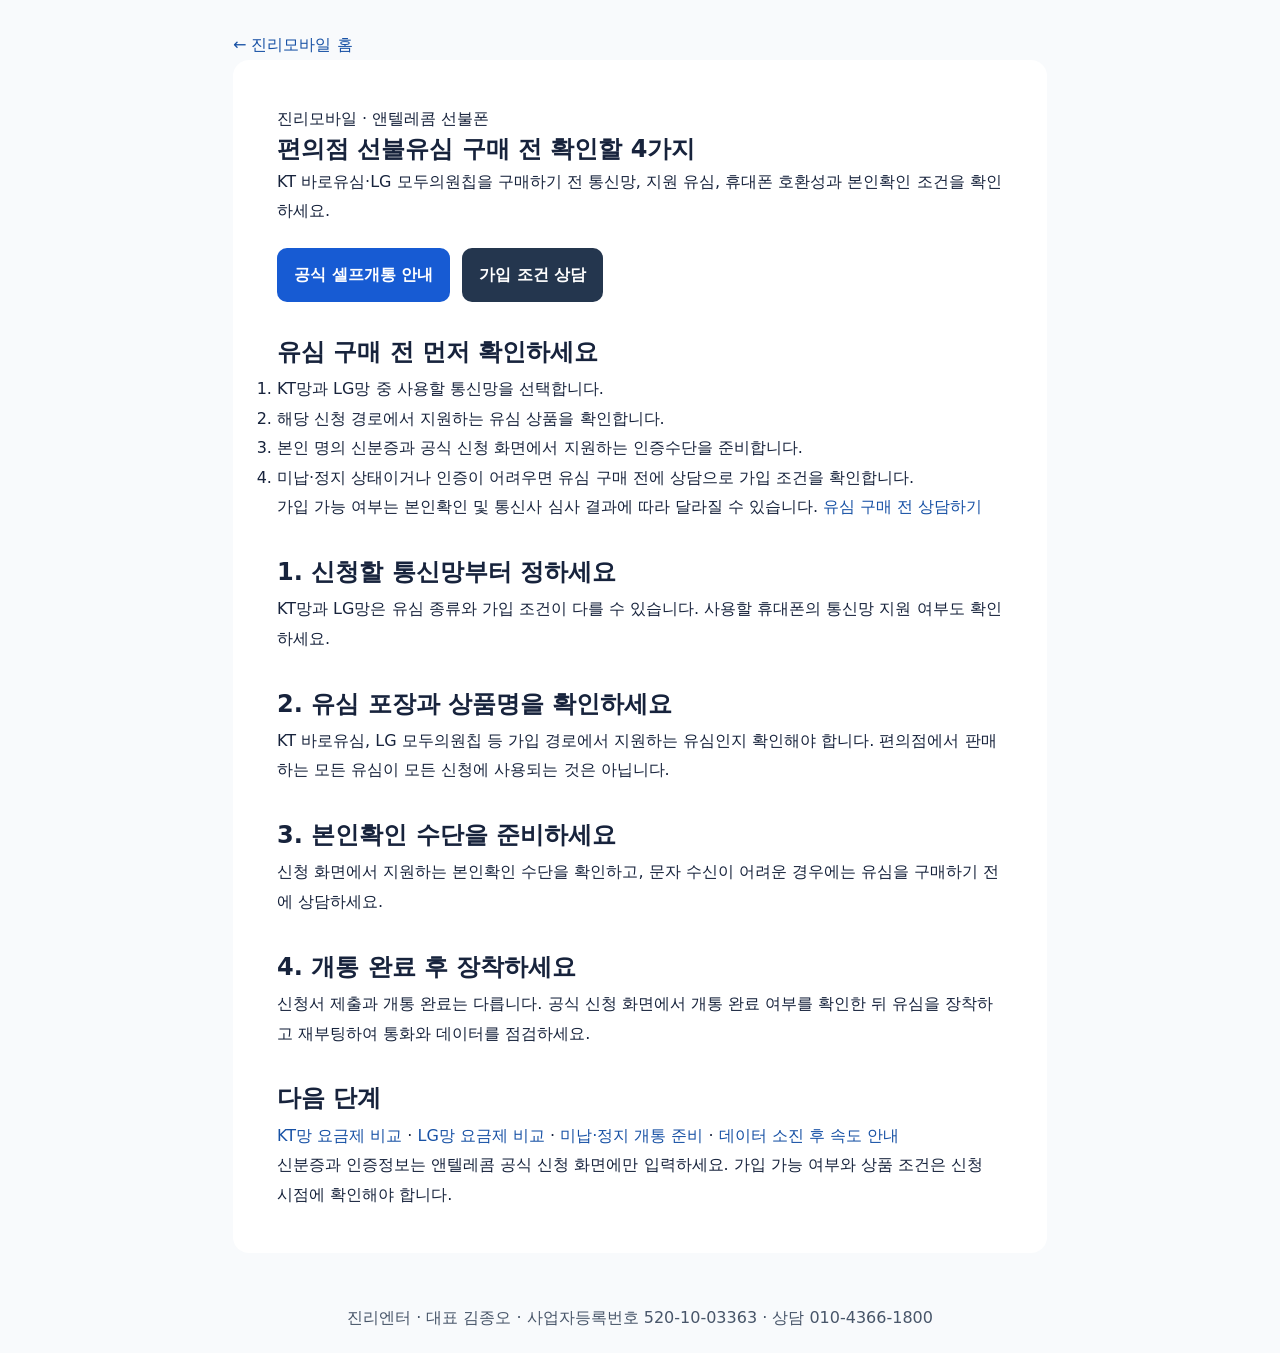
<file: prepaid-sim-guide.html>
<!doctype html><html lang="ko"><head><meta charset="utf-8"><meta name="viewport" content="width=device-width,initial-scale=1"><title>편의점 선불유심 구매 전 KT·LG망 확인 | 진리모바일</title><meta name="description" content="KT 바로유심·LG 모두의원칩을 구매하기 전 통신망, 지원 유심, 휴대폰 호환성과 본인확인 조건을 확인하세요."><link rel="canonical" href="https://jokim223-tech.github.io/zinrimobile-homepage/prepaid-sim-guide.html"><link rel="stylesheet" href="style.css"><style>body{margin:0;background:#f8fafc;color:#17233c;font-family:system-ui,'Noto Sans KR',sans-serif;line-height:1.85}main{max-width:850px;margin:30px auto;padding:0 18px}article{background:white;border-radius:16px;padding:clamp(20px,5vw,44px)}h1{line-height:1.4}h2{margin-top:28px}a{color:#1751a5}.actions{display:flex;gap:12px;flex-wrap:wrap;margin:22px 0}.actions a{background:#175bd3;color:white;padding:12px 17px;border-radius:10px;text-decoration:none;font-weight:700}.actions a:nth-child(2){background:#24364e}footer{text-align:center;padding:20px;color:#475569}</style><!-- Google Analytics 4 -->
<script async src="https://www.googletagmanager.com/gtag/js?id=G-9CFF1YCZQG"></script>
<script>window.dataLayer=window.dataLayer||[];function gtag(){dataLayer.push(arguments);}gtag('js',new Date());gtag('config','G-9CFF1YCZQG');</script>
</head><body><main><p><a href="./">← 진리모바일 홈</a></p><article><p>진리모바일 · 앤텔레콤 선불폰</p><h1>편의점 선불유심 구매 전 확인할 4가지</h1><p>KT 바로유심·LG 모두의원칩을 구매하기 전 통신망, 지원 유심, 휴대폰 호환성과 본인확인 조건을 확인하세요.</p><div class="actions"><a href="https://www.n-telecom.co.kr/zinrimobile/view/open/selfopen_explain.aspx" target="_blank" rel="noopener noreferrer">공식 셀프개통 안내</a><a href="https://pf.kakao.com/_waaAX/chat" target="_blank" rel="noopener noreferrer">가입 조건 상담</a></div><section aria-label="유심 구매 전 확인사항"><h2>유심 구매 전 먼저 확인하세요</h2><ol><li>KT망과 LG망 중 사용할 통신망을 선택합니다.</li><li>해당 신청 경로에서 지원하는 유심 상품을 확인합니다.</li><li>본인 명의 신분증과 공식 신청 화면에서 지원하는 인증수단을 준비합니다.</li><li>미납·정지 상태이거나 인증이 어려우면 유심 구매 전에 상담으로 가입 조건을 확인합니다.</li></ol><p>가입 가능 여부는 본인확인 및 통신사 심사 결과에 따라 달라질 수 있습니다. <a href="https://pf.kakao.com/_waaAX/chat" target="_blank" rel="noopener noreferrer">유심 구매 전 상담하기</a></p></section><h2>1. 신청할 통신망부터 정하세요</h2><p>KT망과 LG망은 유심 종류와 가입 조건이 다를 수 있습니다. 사용할 휴대폰의 통신망 지원 여부도 확인하세요.</p><h2>2. 유심 포장과 상품명을 확인하세요</h2><p>KT 바로유심, LG 모두의원칩 등 가입 경로에서 지원하는 유심인지 확인해야 합니다. 편의점에서 판매하는 모든 유심이 모든 신청에 사용되는 것은 아닙니다.</p><h2>3. 본인확인 수단을 준비하세요</h2><p>신청 화면에서 지원하는 본인확인 수단을 확인하고, 문자 수신이 어려운 경우에는 유심을 구매하기 전에 상담하세요.</p><h2>4. 개통 완료 후 장착하세요</h2><p>신청서 제출과 개통 완료는 다릅니다. 공식 신청 화면에서 개통 완료 여부를 확인한 뒤 유심을 장착하고 재부팅하여 통화와 데이터를 점검하세요.</p><h2>다음 단계</h2><p><a href="./#kt-plan-table">KT망 요금제 비교</a> · <a href="./#lg-plan-table">LG망 요금제 비교</a> · <a href="prepaid-suspended.html">미납·정지 개통 준비</a> · <a href="prepaid-data-guide.html">데이터 소진 후 속도 안내</a></p><p>신분증과 인증정보는 앤텔레콤 공식 신청 화면에만 입력하세요. 가입 가능 여부와 상품 조건은 신청 시점에 확인해야 합니다.</p></article></main><footer>진리엔터 · 대표 김종오 · 사업자등록번호 520-10-03363 · 상담 010-4366-1800</footer><script>
document.addEventListener('click',function(event){
 const a=event.target.closest('a[href]');if(!a||typeof window.gtag!=='function')return;
 try{const u=new URL(a.href,location.href);let action=null;
 if(u.hostname==='pf.kakao.com'&&u.pathname.startsWith('/_waaAX/'))action='kakao_consult_click';
 else if(u.hostname==='www.n-telecom.co.kr'&&u.pathname.includes('/selfopen_explain.aspx'))action='official_open_click';
 else if(u.protocol==='tel:')action='phone_call_click';
 if(action)gtag('event',action,{event_category:'conversion',page_path:location.pathname});
 }catch(e){}
});
</script></body></html>
</file>
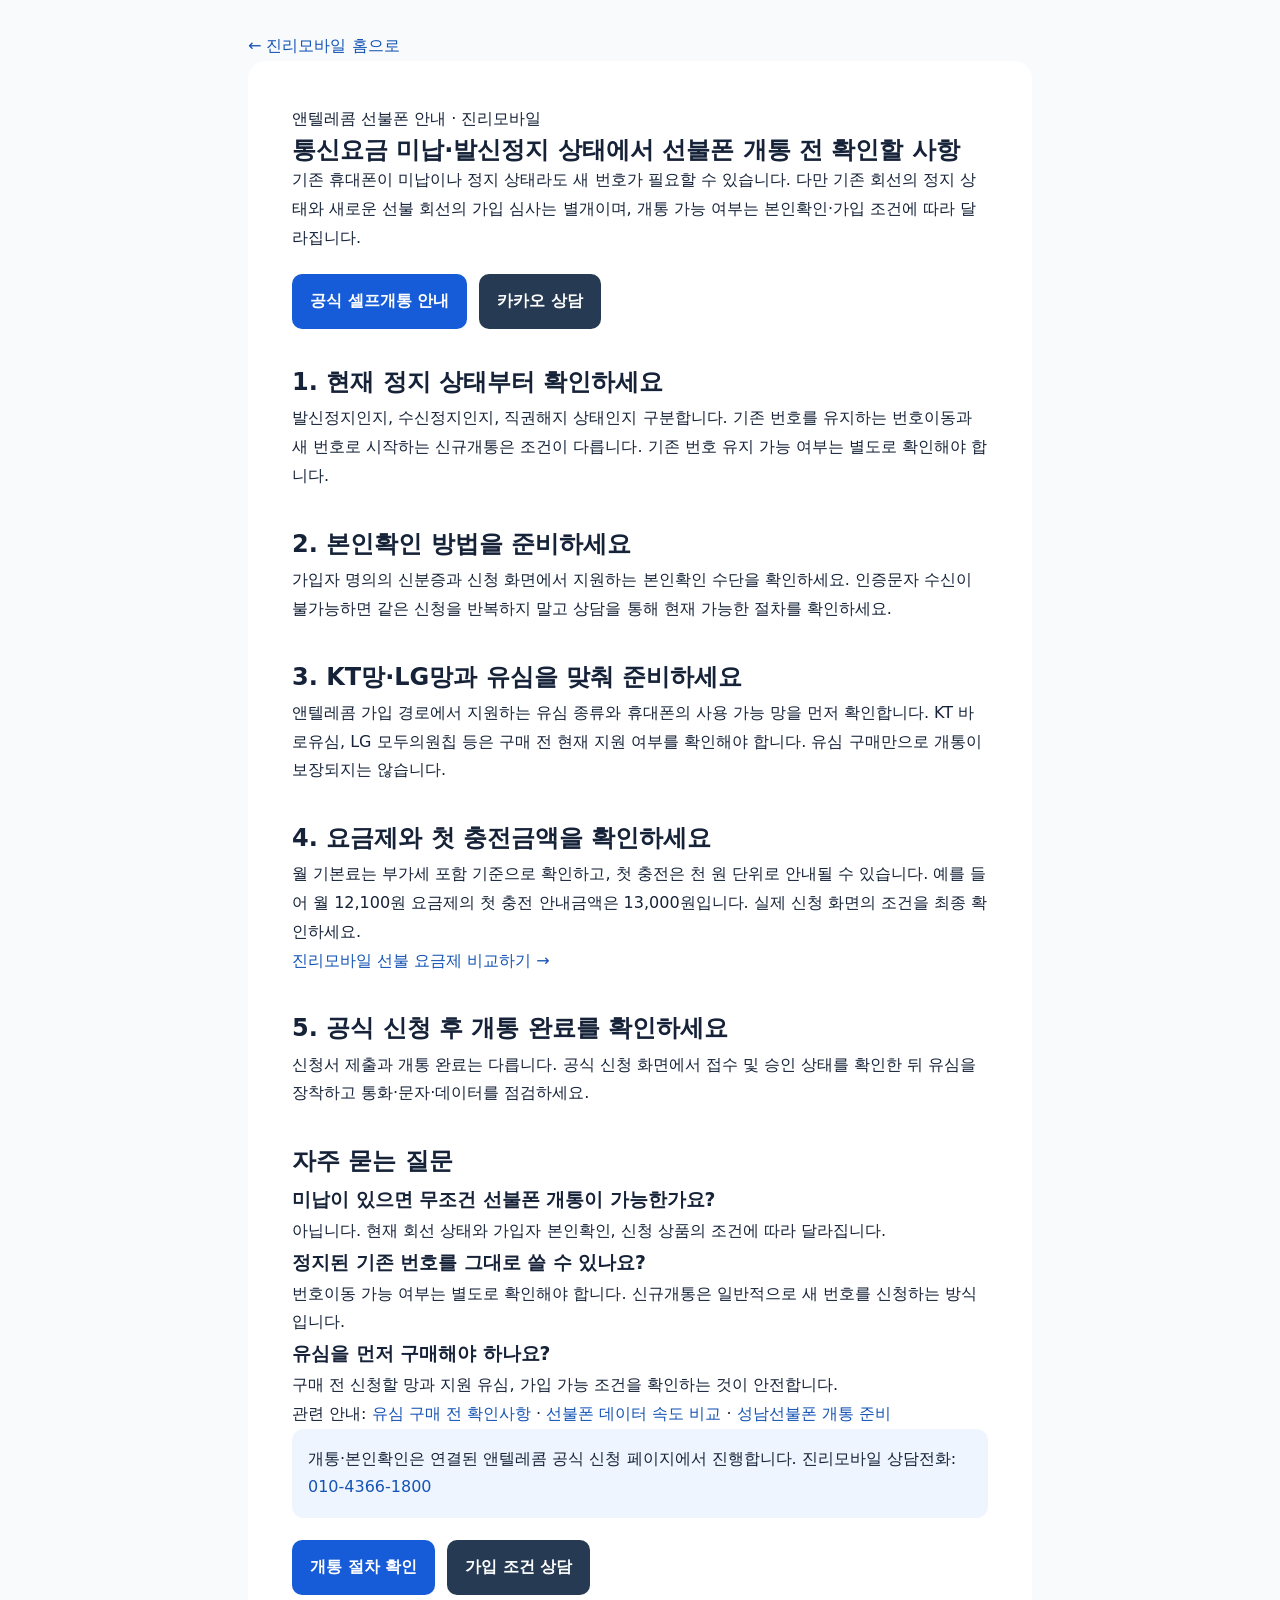
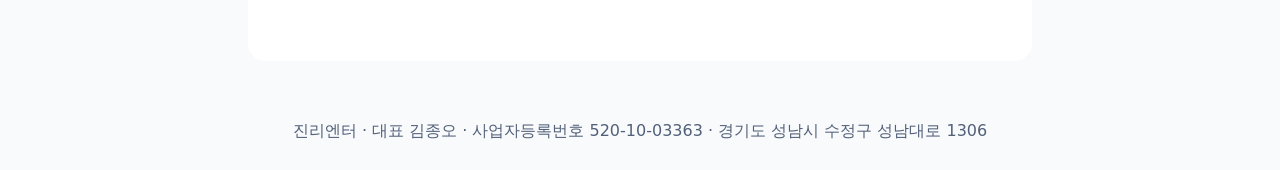
<file: prepaid-suspended.html>
<!doctype html><html lang="ko"><head><meta charset="utf-8"><meta name="viewport" content="width=device-width,initial-scale=1"><title>통신요금 미납·발신정지 선불폰 개통 준비 | 진리모바일</title><meta name="description" content="통신요금 미납, 발신정지, 수신정지 시 앤텔레콤 선불폰 신규개통 전 확인할 본인확인, 유심, KT LG망 조건과 공식 셀프개통 안내."><link rel="canonical" href="https://jokim223-tech.github.io/zinrimobile-homepage/prepaid-suspended.html"><link rel="stylesheet" href="style.css"><style>body{margin:0;background:#f8fafc;color:#152238;font-family:system-ui,'Noto Sans KR',sans-serif;line-height:1.8}main{max-width:820px;margin:32px auto;padding:0 18px}article{background:#fff;padding:clamp(20px,5vw,44px);border-radius:18px}h1{line-height:1.35}h2{margin-top:32px}a{color:#1554b4}.actions{display:flex;gap:12px;flex-wrap:wrap;margin:22px 0}.actions a{padding:13px 18px;background:#165bd7;color:#fff;border-radius:10px;text-decoration:none;font-weight:700}.actions a:nth-child(2){background:#263b53}.note{background:#eef5ff;padding:16px;border-radius:12px}footer{padding:24px;text-align:center;color:#526079}</style><!-- Google Analytics 4 -->
<script async src="https://www.googletagmanager.com/gtag/js?id=G-9CFF1YCZQG"></script>
<script>window.dataLayer=window.dataLayer||[];function gtag(){dataLayer.push(arguments);}gtag('js',new Date());gtag('config','G-9CFF1YCZQG');</script>
</head><body><main><p><a href="./">← 진리모바일 홈으로</a></p><article><p>앤텔레콤 선불폰 안내 · 진리모바일</p><h1>통신요금 미납·발신정지 상태에서 선불폰 개통 전 확인할 사항</h1><p>기존 휴대폰이 미납이나 정지 상태라도 새 번호가 필요할 수 있습니다. 다만 기존 회선의 정지 상태와 새로운 선불 회선의 가입 심사는 별개이며, 개통 가능 여부는 본인확인·가입 조건에 따라 달라집니다.</p><div class="actions"><a href="https://www.n-telecom.co.kr/zinrimobile/view/open/selfopen_explain.aspx" target="_blank" rel="noopener noreferrer">공식 셀프개통 안내</a><a href="https://pf.kakao.com/_waaAX/chat" target="_blank" rel="noopener noreferrer">카카오 상담</a></div><h2>1. 현재 정지 상태부터 확인하세요</h2><p>발신정지인지, 수신정지인지, 직권해지 상태인지 구분합니다. 기존 번호를 유지하는 번호이동과 새 번호로 시작하는 신규개통은 조건이 다릅니다. 기존 번호 유지 가능 여부는 별도로 확인해야 합니다.</p><h2>2. 본인확인 방법을 준비하세요</h2><p>가입자 명의의 신분증과 신청 화면에서 지원하는 본인확인 수단을 확인하세요. 인증문자 수신이 불가능하면 같은 신청을 반복하지 말고 상담을 통해 현재 가능한 절차를 확인하세요.</p><h2>3. KT망·LG망과 유심을 맞춰 준비하세요</h2><p>앤텔레콤 가입 경로에서 지원하는 유심 종류와 휴대폰의 사용 가능 망을 먼저 확인합니다. KT 바로유심, LG 모두의원칩 등은 구매 전 현재 지원 여부를 확인해야 합니다. 유심 구매만으로 개통이 보장되지는 않습니다.</p><h2>4. 요금제와 첫 충전금액을 확인하세요</h2><p>월 기본료는 부가세 포함 기준으로 확인하고, 첫 충전은 천 원 단위로 안내될 수 있습니다. 예를 들어 월 12,100원 요금제의 첫 충전 안내금액은 13,000원입니다. 실제 신청 화면의 조건을 최종 확인하세요.</p><p><a href="./#plans">진리모바일 선불 요금제 비교하기 →</a></p><h2>5. 공식 신청 후 개통 완료를 확인하세요</h2><p>신청서 제출과 개통 완료는 다릅니다. 공식 신청 화면에서 접수 및 승인 상태를 확인한 뒤 유심을 장착하고 통화·문자·데이터를 점검하세요.</p><h2>자주 묻는 질문</h2><h3>미납이 있으면 무조건 선불폰 개통이 가능한가요?</h3><p>아닙니다. 현재 회선 상태와 가입자 본인확인, 신청 상품의 조건에 따라 달라집니다.</p><h3>정지된 기존 번호를 그대로 쓸 수 있나요?</h3><p>번호이동 가능 여부는 별도로 확인해야 합니다. 신규개통은 일반적으로 새 번호를 신청하는 방식입니다.</p><h3>유심을 먼저 구매해야 하나요?</h3><p>구매 전 신청할 망과 지원 유심, 가입 가능 조건을 확인하는 것이 안전합니다.</p><p>관련 안내: <a href="prepaid-sim-guide.html">유심 구매 전 확인사항</a> · <a href="prepaid-data-guide.html">선불폰 데이터 속도 비교</a> · <a href="seongnam-prepaid.html">성남선불폰 개통 준비</a></p><div class="note">개통·본인확인은 연결된 앤텔레콤 공식 신청 페이지에서 진행합니다. 진리모바일 상담전화: <a href="tel:01043661800">010-4366-1800</a></div><div class="actions"><a href="https://www.n-telecom.co.kr/zinrimobile/view/open/selfopen_explain.aspx" target="_blank" rel="noopener noreferrer">개통 절차 확인</a><a href="https://pf.kakao.com/_waaAX/chat" target="_blank" rel="noopener noreferrer">가입 조건 상담</a></div></article></main><footer>진리엔터 · 대표 김종오 · 사업자등록번호 520-10-03363 · 경기도 성남시 수정구 성남대로 1306</footer><script>
document.addEventListener('click',function(event){
 const a=event.target.closest('a[href]');if(!a||typeof window.gtag!=='function')return;
 try{const u=new URL(a.href,location.href);let action=null;
 if(u.hostname==='pf.kakao.com'&&u.pathname.startsWith('/_waaAX/'))action='kakao_consult_click';
 else if(u.hostname==='www.n-telecom.co.kr'&&u.pathname.includes('/selfopen_explain.aspx'))action='official_open_click';
 else if(u.protocol==='tel:')action='phone_call_click';
 if(action)gtag('event',action,{event_category:'conversion',page_path:location.pathname});
 }catch(e){}
});
</script></body></html>
</file>
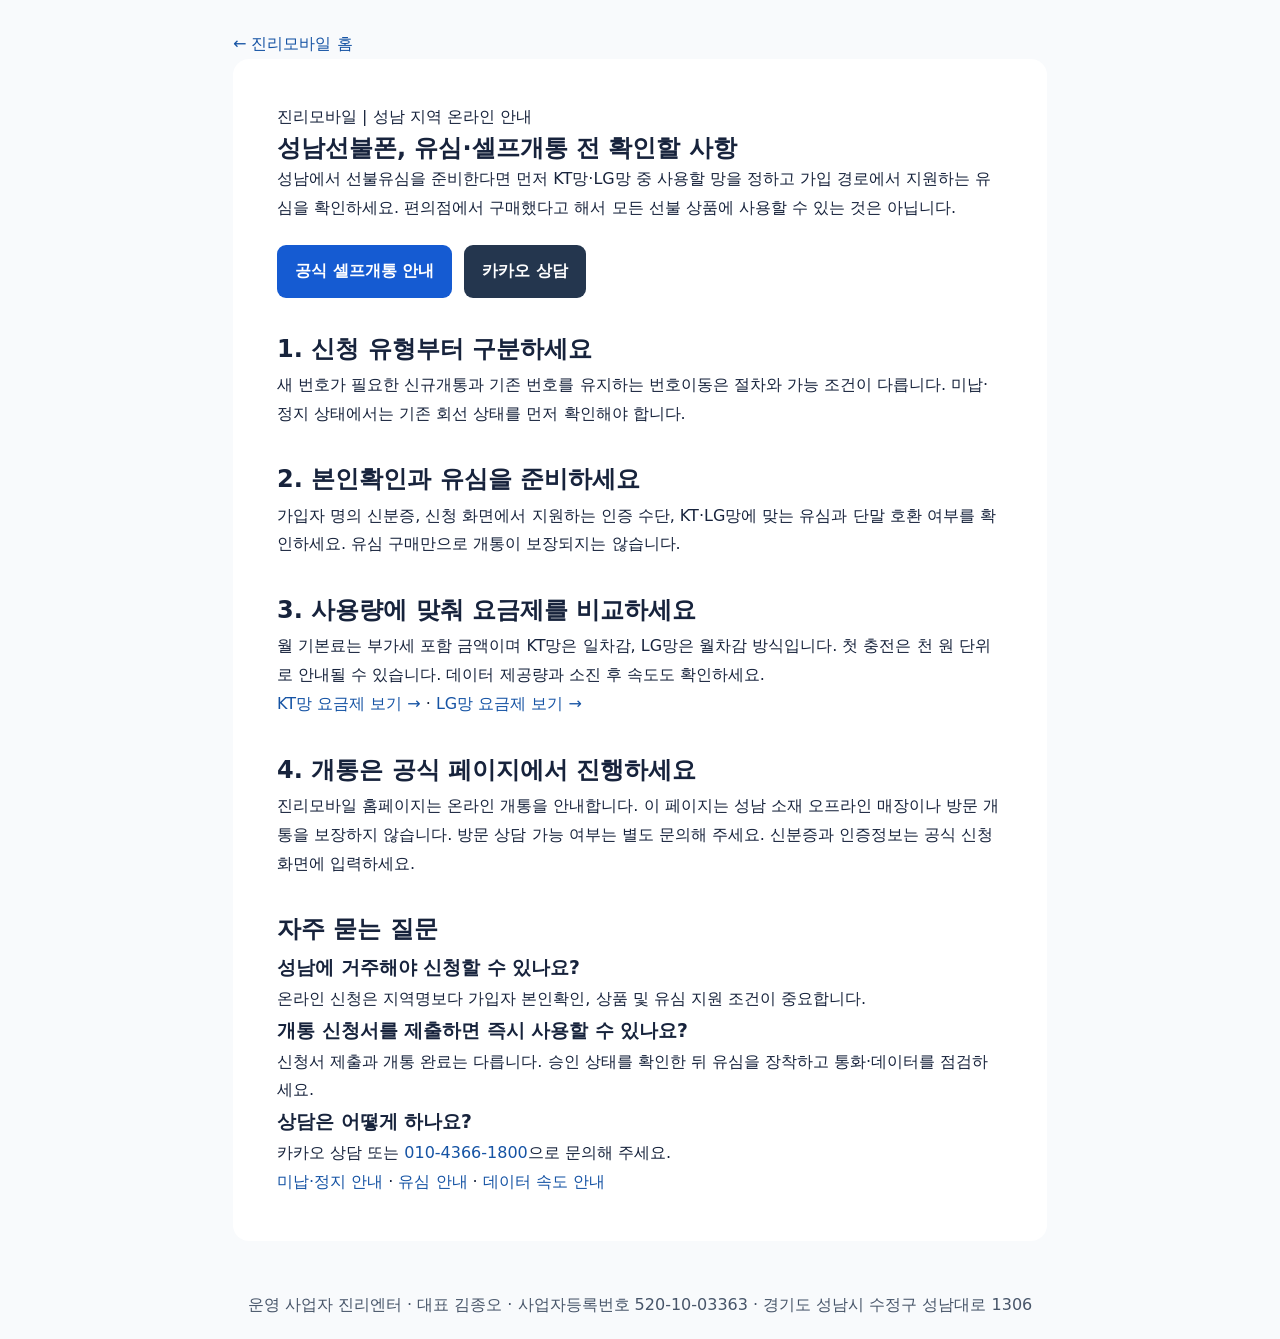
<file: seongnam-prepaid.html>
<!doctype html><html lang="ko"><head><meta charset="utf-8"><meta name="viewport" content="width=device-width,initial-scale=1"><title>성남선불폰 유심 구매와 셀프개통 준비 | 진리모바일</title><meta name="description" content="성남선불폰 유심·셀프개통 관련 앤텔레콤 KT·LG망 요금제, 본인확인, 유심 준비와 공식 셀프개통 안내. 진리모바일 상담 010-4366-1800."><link rel="canonical" href="https://jokim223-tech.github.io/zinrimobile-homepage/seongnam-prepaid.html"><link rel="stylesheet" href="style.css"><script async src="https://www.googletagmanager.com/gtag/js?id=G-9CFF1YCZQG"></script><script>window.dataLayer=window.dataLayer||[];function gtag(){dataLayer.push(arguments)}gtag('js',new Date());gtag('config','G-9CFF1YCZQG');</script><style>body{margin:0;background:#f8fafc;color:#17233c;font-family:system-ui,'Noto Sans KR',sans-serif;line-height:1.8}main{max-width:850px;margin:30px auto;padding:0 18px}article{background:#fff;border-radius:16px;padding:clamp(20px,5vw,44px)}h1{line-height:1.4}h2{margin-top:30px}a{color:#1553a4}.actions{display:flex;gap:12px;flex-wrap:wrap;margin:22px 0}.actions a{background:#155bd2;color:white;padding:12px 18px;border-radius:9px;text-decoration:none;font-weight:700}.actions a:nth-child(2){background:#24364e}footer{text-align:center;padding:20px;color:#475569}</style><script type="application/ld+json">{"@context":"https://schema.org","@type":"WebPage","name":"성남선불폰 유심 구매와 셀프개통 준비 | 진리모바일","inLanguage":"ko-KR","url":"https://jokim223-tech.github.io/zinrimobile-homepage/seongnam-prepaid.html","publisher":{"@type":"Organization","name":"진리모바일","legalName":"진리엔터"}}</script></head><body><main><p><a href="./">← 진리모바일 홈</a></p><article><p>진리모바일 | 성남 지역 온라인 안내</p><h1>성남선불폰, 유심·셀프개통 전 확인할 사항</h1><p>성남에서 선불유심을 준비한다면 먼저 KT망·LG망 중 사용할 망을 정하고 가입 경로에서 지원하는 유심을 확인하세요. 편의점에서 구매했다고 해서 모든 선불 상품에 사용할 수 있는 것은 아닙니다.</p><div class="actions"><a href="https://www.n-telecom.co.kr/zinrimobile/view/open/selfopen_explain.aspx" target="_blank" rel="noopener noreferrer">공식 셀프개통 안내</a><a href="https://pf.kakao.com/_waaAX/chat" target="_blank" rel="noopener noreferrer">카카오 상담</a></div><h2>1. 신청 유형부터 구분하세요</h2><p>새 번호가 필요한 신규개통과 기존 번호를 유지하는 번호이동은 절차와 가능 조건이 다릅니다. 미납·정지 상태에서는 기존 회선 상태를 먼저 확인해야 합니다.</p><h2>2. 본인확인과 유심을 준비하세요</h2><p>가입자 명의 신분증, 신청 화면에서 지원하는 인증 수단, KT·LG망에 맞는 유심과 단말 호환 여부를 확인하세요. 유심 구매만으로 개통이 보장되지는 않습니다.</p><h2>3. 사용량에 맞춰 요금제를 비교하세요</h2><p>월 기본료는 부가세 포함 금액이며 KT망은 일차감, LG망은 월차감 방식입니다. 첫 충전은 천 원 단위로 안내될 수 있습니다. 데이터 제공량과 소진 후 속도도 확인하세요.</p><p><a href="./#kt-plan-table">KT망 요금제 보기 →</a> · <a href="./#lg-plan-table">LG망 요금제 보기 →</a></p><h2>4. 개통은 공식 페이지에서 진행하세요</h2><p>진리모바일 홈페이지는 온라인 개통을 안내합니다. 이 페이지는 성남 소재 오프라인 매장이나 방문 개통을 보장하지 않습니다. 방문 상담 가능 여부는 별도 문의해 주세요. 신분증과 인증정보는 공식 신청 화면에 입력하세요.</p><h2>자주 묻는 질문</h2><h3>성남에 거주해야 신청할 수 있나요?</h3><p>온라인 신청은 지역명보다 가입자 본인확인, 상품 및 유심 지원 조건이 중요합니다.</p><h3>개통 신청서를 제출하면 즉시 사용할 수 있나요?</h3><p>신청서 제출과 개통 완료는 다릅니다. 승인 상태를 확인한 뒤 유심을 장착하고 통화·데이터를 점검하세요.</p><h3>상담은 어떻게 하나요?</h3><p>카카오 상담 또는 <a href="tel:01043661800">010-4366-1800</a>으로 문의해 주세요.</p><p><a href="prepaid-suspended.html">미납·정지 안내</a> · <a href="prepaid-sim-guide.html">유심 안내</a> · <a href="prepaid-data-guide.html">데이터 속도 안내</a></p></article></main><footer>운영 사업자 진리엔터 · 대표 김종오 · 사업자등록번호 520-10-03363 · 경기도 성남시 수정구 성남대로 1306</footer><script>document.addEventListener('click',function(e){const a=e.target.closest('a[href]');if(!a||typeof gtag!=='function')return;try{const u=new URL(a.href,location.href);let n=null;if(u.hostname==='pf.kakao.com'&&u.pathname.startsWith('/_waaAX/'))n='kakao_consult_click';else if(u.hostname==='www.n-telecom.co.kr'&&u.pathname.includes('/selfopen_explain.aspx'))n='official_open_click';else if(u.protocol==='tel:')n='phone_call_click';if(n)gtag('event',n,{event_category:'conversion',page_path:location.pathname})}catch(_){}})</script></body></html>
</file>
<file: style.css>
* {
    margin: 0;
    padding: 0;
    box-sizing: border-box;
}

body {
    font-family: Arial, sans-serif;
    color: #111827;
    background-color: #ffffff;
}

a {
    text-decoration: none;
    color: inherit;
}

.header {
    border-bottom: 1px solid #e5e7eb;
    background-color: #ffffff;
}

.header-inner {
    max-width: 1200px;
    margin: 0 auto;
    padding: 0 24px;
    height: 72px;

    display: flex;
    align-items: center;
    justify-content: space-between;
}

.logo {
    font-size: 24px;
    font-weight: bold;
    color: #2563eb;
}

.nav {
    display: flex;
    gap: 28px;
}

.nav a {
    font-size: 16px;
    font-weight: 600;
    color: #374151;
}

.consult-btn {
    background-color: #fee500;
    color: #191919;

    padding: 12px 20px;
    border-radius: 10px;

    font-weight: bold;
}.hero {
    background-color: #f0f7ff;
    padding: 90px 24px;
}

.hero-inner {
    max-width: 1200px;
    margin: 0 auto;

    display: flex;
    align-items: center;
    justify-content: space-between;
    gap: 60px;
}

.hero-text {
    width: 55%;
}

.hero-label {
    color: #2563eb;
    font-weight: bold;
    margin-bottom: 16px;
}

.hero h1 {
    font-size: 48px;
    line-height: 1.3;
    margin-bottom: 24px;
}

.hero h1 span {
    color: #2563eb;
}

.hero-desc {
    font-size: 18px;
    line-height: 1.7;
    color: #555555;

    max-width: 600px;
    margin-bottom: 30px;
}

.hero-buttons {
    display: flex;
    gap: 12px;
}

.open-btn,
.kakao-btn {
    padding: 14px 24px;
    border-radius: 10px;
    font-weight: bold;
}

.open-btn {
    background-color: #2563eb;
    color: white;
}

.kakao-btn {
    background-color: #fee500;
    color: #191919;
}

.hero-image {
    width: 40%;
    display: flex;
    justify-content: center;
}

.phone-box {
    width: 320px;
    height: 320px;

    background-color: #2563eb;
    border-radius: 30px;

    display: flex;
    justify-content: center;
    align-items: center;

    font-size: 100px;
}
.situation {
    padding: 90px 24px;
    background-color: #ffffff;
}

.section-inner {
    max-width: 1200px;
    margin: 0 auto;
}

.section-title {
    text-align: center;
    margin-bottom: 50px;
}

.section-title > p {
    color: #2563eb;
    font-weight: bold;
    margin-bottom: 10px;
}

.section-title h2 {
    font-size: 36px;
    margin-bottom: 12px;
}

.section-title span {
    color: #666666;
    font-size: 17px;
}

.situation-grid {
    display: grid;
    grid-template-columns: repeat(3, 1fr);
    gap: 20px;
}

.situation-card {
    border: 1px solid #e5e7eb;
    border-radius: 18px;
    padding: 28px;
    background-color: #ffffff;
}

.situation-card .icon {
    width: 54px;
    height: 54px;
    border-radius: 14px;

    display: flex;
    align-items: center;
    justify-content: center;

    background-color: #f0f7ff;
    font-size: 26px;

    margin-bottom: 18px;
}

.situation-card h3 {
    font-size: 20px;
    margin-bottom: 10px;
}

.situation-card p {
    color: #666666;
    line-height: 1.6;
}
.services {
    padding: 90px 24px;
    background-color: #f8fafc;
}

.service-grid {
    display: grid;
    grid-template-columns: repeat(4, 1fr);
    gap: 20px;
}

.service-card {
    background-color: #ffffff;
    border: 1px solid #e5e7eb;
    border-radius: 18px;
    padding: 28px;
}

.service-number {
    display: inline-block;
    color: #2563eb;
    font-size: 28px;
    font-weight: bold;
    margin-bottom: 18px;
}

.service-card h3 {
    font-size: 20px;
    margin-bottom: 10px;
}

.service-card p {
    color: #666666;
    line-height: 1.6;
}
.network {
    padding: 90px 24px;
    background-color: #ffffff;
}

.network-grid {
    max-width: 900px;
    margin: 0 auto;

    display: grid;
    grid-template-columns: repeat(2, 1fr);
    gap: 24px;
}

.network-card {
    border: 1px solid #e5e7eb;
    border-radius: 18px;
    padding: 32px;
    background-color: #ffffff;
    text-align: center;
}

.network-badge {
    width: 70px;
    height: 70px;

    margin: 0 auto 20px;

    border-radius: 50%;
    background-color: #2563eb;
    color: #ffffff;

    display: flex;
    align-items: center;
    justify-content: center;

    font-size: 22px;
    font-weight: bold;
}

.network-card h3 {
    font-size: 24px;
    margin-bottom: 8px;
}

.network-sim {
    color: #2563eb;
    font-weight: bold;
    margin-bottom: 20px;
}

.network-card ul {
    list-style: none;
    text-align: left;
}

.network-card li {
    margin-bottom: 12px;
    color: #555555;
}

.network-card li::before {
    content: "✓";
    color: #2563eb;
    font-weight: bold;
    margin-right: 8px;
}
.plans {
    padding: 90px 24px;
    background-color: #f0f7ff;
}

.plan-grid {
    display: grid;
    grid-template-columns: repeat(4, 1fr);
    gap: 20px;
}

.plan-card {
    position: relative;

    background-color: #ffffff;
    border: 1px solid #e5e7eb;
    border-radius: 18px;

    padding: 30px 24px;
    text-align: center;
}

.plan-card h3 {
    font-size: 22px;
    margin-bottom: 22px;
}

.plan-data {
    color: #2563eb;
    font-size: 22px;
    font-weight: bold;
    margin-bottom: 10px;
}

.plan-info {
    color: #666666;
    min-height: 50px;
    line-height: 1.6;
}

.plan-price {
    font-size: 24px;
    font-weight: bold;
    margin-top: 24px;
}

.plan-card.recommended {
    border: 2px solid #2563eb;
}

.recommend-label {
    position: absolute;

    top: -14px;
    left: 50%;
    transform: translateX(-50%);

    background-color: #2563eb;
    color: #ffffff;

    padding: 5px 16px;
    border-radius: 20px;

    font-size: 13px;
    font-weight: bold;
}
.prepare {
    padding: 90px 24px;
    background-color: #ffffff;
}

.prepare-grid {
    display: grid;
    grid-template-columns: repeat(4, 1fr);
    gap: 20px;
}

.prepare-card {
    border: 1px solid #e5e7eb;
    border-radius: 18px;
    padding: 28px;
    background-color: #ffffff;
}

.prepare-number {
    width: 48px;
    height: 48px;

    display: flex;
    align-items: center;
    justify-content: center;

    background-color: #f0f7ff;
    color: #2563eb;

    border-radius: 50%;

    font-weight: bold;
    margin-bottom: 18px;
}

.prepare-card h3 {
    font-size: 20px;
    margin-bottom: 10px;
}

.prepare-card p {
    color: #666666;
    line-height: 1.6;
}
.process {
    padding: 90px 24px;
    background-color: #f8fafc;
}

.process-grid {
    display: grid;
    grid-template-columns: repeat(5, 1fr);
    gap: 18px;
}

.process-card {
    background-color: #ffffff;
    border: 1px solid #e5e7eb;
    border-radius: 18px;
    padding: 28px 20px;
    text-align: center;
}

.process-number {
    width: 58px;
    height: 58px;

    display: flex;
    align-items: center;
    justify-content: center;

    margin: 0 auto 20px;

    background-color: #2563eb;
    color: #ffffff;

    border-radius: 50%;

    font-size: 18px;
    font-weight: bold;
}

.process-card h3 {
    font-size: 19px;
    margin-bottom: 10px;
}

.process-card p {
    color: #666666;
    line-height: 1.6;
    font-size: 15px;
}
.faq {
    padding: 90px 24px;
    background-color: #ffffff;
}

.faq-list {
    max-width: 900px;
    margin: 0 auto;
}

.faq-item {
    border: 1px solid #e5e7eb;
    border-radius: 14px;
    margin-bottom: 14px;
    overflow: hidden;
}

.faq-question {
    width: 100%;
    padding: 20px 22px;

    border: none;
    background-color: #ffffff;

    display: flex;
    justify-content: space-between;
    align-items: center;

    font-size: 17px;
    font-weight: bold;
    text-align: left;

    cursor: pointer;
}

.faq-question span {
    color: #2563eb;
    font-size: 24px;
    font-weight: bold;
}

.faq-answer {
    padding: 0 22px 22px;

    color: #666666;
    line-height: 1.7;
}
.final-cta {
    padding: 90px 24px;
    background-color: #2563eb;
    color: #ffffff;
}

.final-cta-inner {
    text-align: center;
}

.final-cta-inner > p {
    margin-bottom: 12px;
    font-size: 17px;
}

.final-cta h2 {
    font-size: 40px;
    line-height: 1.4;
    margin-bottom: 30px;
}

.final-buttons {
    display: flex;
    justify-content: center;
    gap: 12px;
}

.final-open-btn,
.final-kakao-btn {
    padding: 15px 28px;
    border-radius: 10px;
    font-weight: bold;
}

.final-open-btn {
    background-color: #ffffff;
    color: #2563eb;
}

.final-kakao-btn {
    background-color: #fee500;
    color: #191919;
}


/* Footer */

.footer {
    background-color: #111827;
    color: #ffffff;
    padding: 50px 24px;
}

.footer-inner {
    max-width: 1200px;
    margin: 0 auto;

    display: flex;
    justify-content: space-between;
    gap: 40px;
}

.footer-brand h2 {
    font-size: 24px;
    margin-bottom: 8px;
}

.footer-brand p,
.footer-info p {
    color: #9ca3af;
}

.footer-info {
    max-width: 600px;
}

.footer-info p {
    margin-bottom: 8px;
}

.footer-info a {
    color: #ffffff;
    font-weight: bold;
}
/* =========================
   모바일 반응형
========================= */

@media (max-width: 768px) {

    .header-inner {
        padding: 0 16px;
        height: auto;
        min-height: 64px;
        flex-wrap: wrap;
        gap: 12px;
    }

    .logo {
        font-size: 21px;
    }

    .nav {
        width: 100%;
        order: 3;
        justify-content: center;
        flex-wrap: wrap;
        gap: 14px;
        padding-bottom: 14px;
    }

    .nav a {
        font-size: 14px;
    }

    .consult-btn {
        padding: 10px 14px;
        font-size: 14px;
    }


    .hero {
        padding: 60px 20px;
    }

    .hero-inner {
        flex-direction: column;
        gap: 40px;
    }

    .hero-text,
    .hero-image {
        width: 100%;
    }

    .hero-text {
        text-align: center;
    }

    .hero h1 {
        font-size: 34px;
    }

    .hero-desc {
        font-size: 16px;
        margin-left: auto;
        margin-right: auto;
    }

    .hero-buttons {
        justify-content: center;
        flex-wrap: wrap;
    }

    .phone-box {
        width: 260px;
        height: 260px;
        font-size: 80px;
    }


    .situation-grid,
    .service-grid,
    .plan-grid,
    .prepare-grid,
    .process-grid {
        grid-template-columns: 1fr;
    }

    .network-grid {
        grid-template-columns: 1fr;
    }

    .section-title h2 {
        font-size: 28px;
    }

    .section-title span {
        font-size: 15px;
    }

    .situation,
    .services,
    .network,
    .plans,
    .prepare,
    .process,
    .faq {
        padding: 60px 20px;
    }


    .final-cta {
        padding: 60px 20px;
    }

    .final-cta h2 {
        font-size: 30px;
    }

    .final-buttons {
        flex-direction: column;
        align-items: stretch;
    }

    .final-open-btn,
    .final-kakao-btn {
        width: 100%;
        text-align: center;
    }


    .footer-inner {
        flex-direction: column;
        gap: 24px;
    }

}
html {
    scroll-behavior: smooth;
}
/* 선불 전용 안내와 접근성 */
[hidden] { display: none !important; }
.skip-link { position: absolute; top: -100px; left: 16px; padding: 12px; background: white; z-index: 10; }
.skip-link:focus { top: 8px; }
a:focus-visible, button:focus-visible { outline: 3px solid #1d4ed8; outline-offset: 4px; }
.opening-note, .plan-note { color: #475569; line-height: 1.8; font-size: 15px; }
.opening-note { margin-bottom: 22px; }
.plan-note { max-width: 900px; margin: 0 auto 32px; }
.hero-buttons a { text-align: center; }
section[id] { scroll-margin-top: 24px; }
@media (prefers-reduced-motion: reduce) { html { scroll-behavior: auto; } }
@media (max-width: 360px) { .hero h1 { font-size: 29px; } .hero-buttons { flex-direction: column; } }

/* Mobile quick actions: keep content clear of the fixed controls. */
.mobile-action-bar { display: none; }
@media (max-width: 768px) {
  body { padding-bottom: calc(88px + env(safe-area-inset-bottom, 0px)); }
  .mobile-action-bar {
    position: fixed; inset: auto 0 0; z-index: 100;
    display: grid; grid-template-columns: 1fr 1fr; gap: 10px;
    padding: 12px 16px calc(12px + env(safe-area-inset-bottom, 0px));
    background: #ffffff; border-top: 1px solid #cbd5e1;
    box-shadow: 0 -3px 12px rgba(15, 23, 42, 0.08);
  }
  .mobile-action-bar a {
    min-height: 48px; display: flex; justify-content: center; align-items: center;
    padding: 10px 8px; border-radius: 10px;
    font-size: 16px; font-weight: 700; line-height: 1.4; text-align: center;
  }
  .mobile-action-consult { background: #fee500; color: #191919; }
  .mobile-action-open { background: #2563eb; color: #ffffff; }
  .mobile-action-bar a:focus-visible { outline: 3px solid #111827; outline-offset: 2px; }
  html { scroll-padding-bottom: calc(88px + env(safe-area-inset-bottom, 0px)); }
}
@media print {
  .mobile-action-bar { display: none; }
  body { padding-bottom: 0; }
}
</file>
